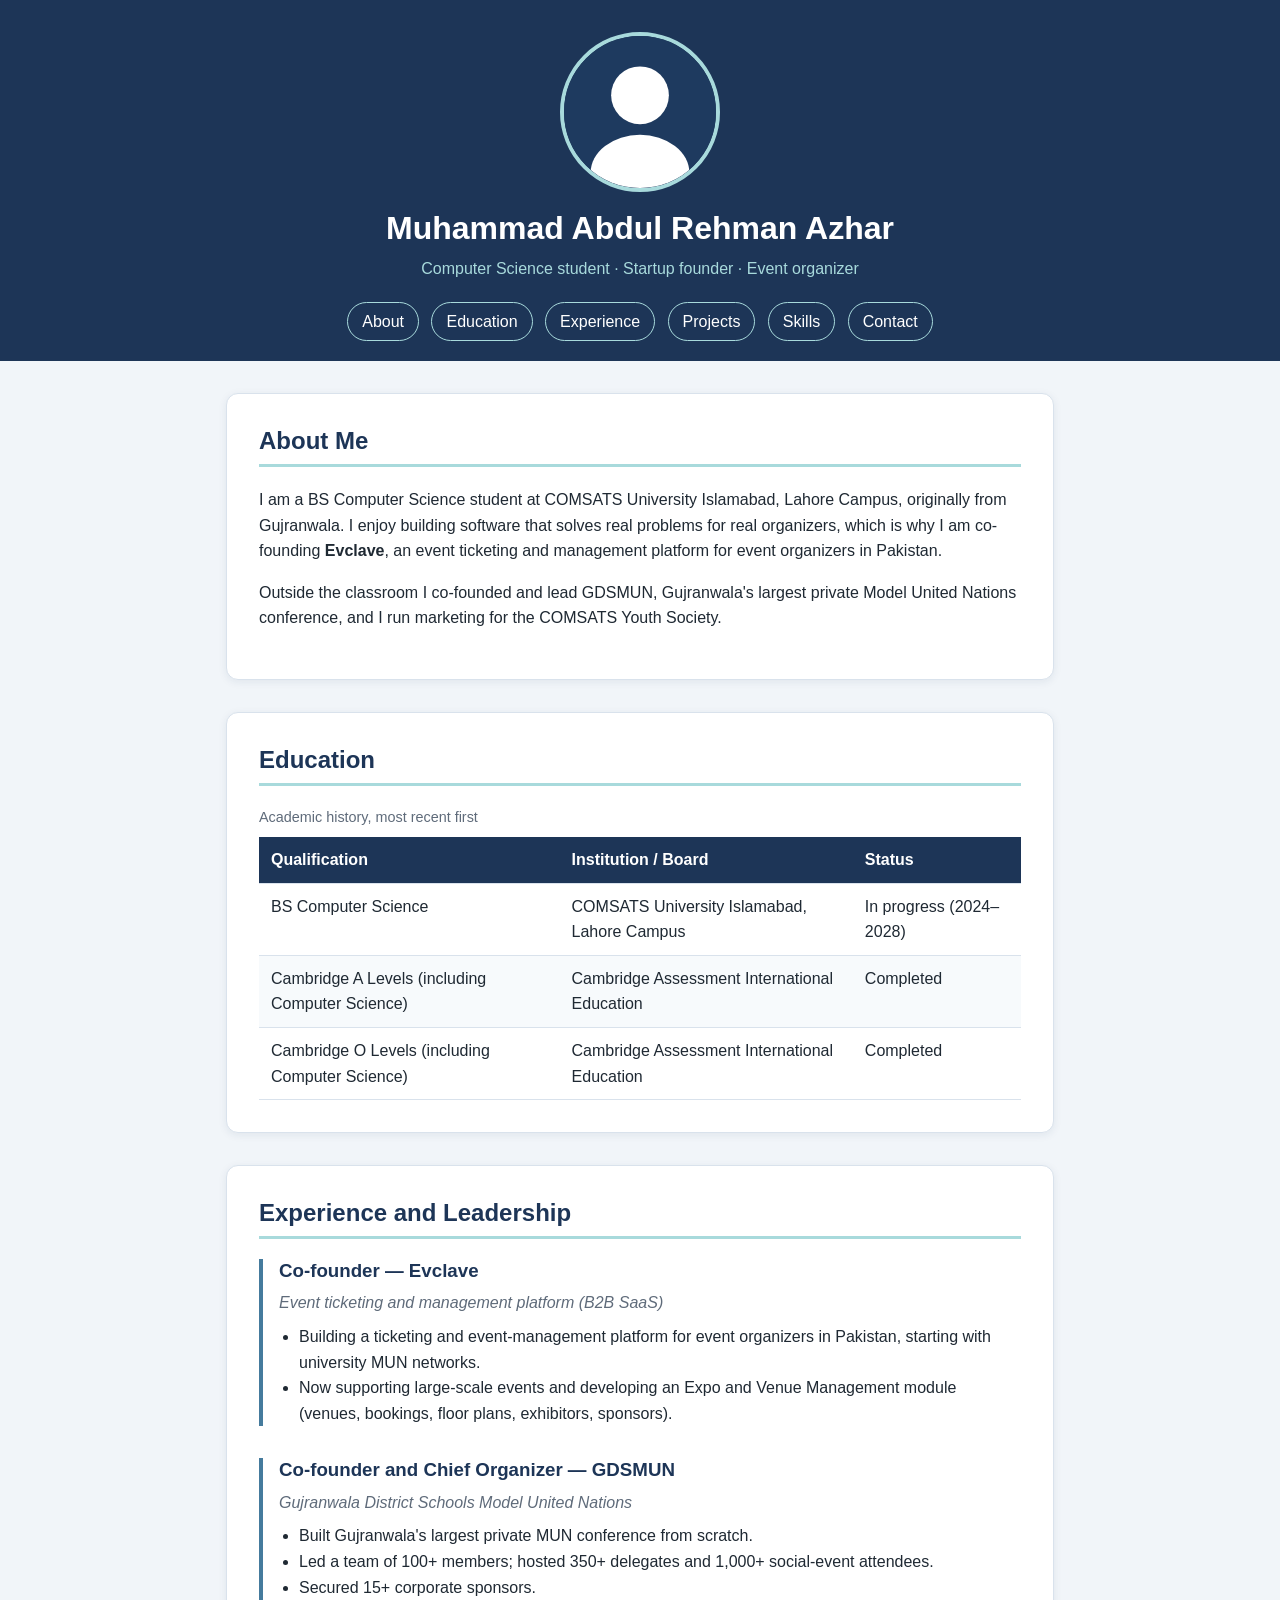
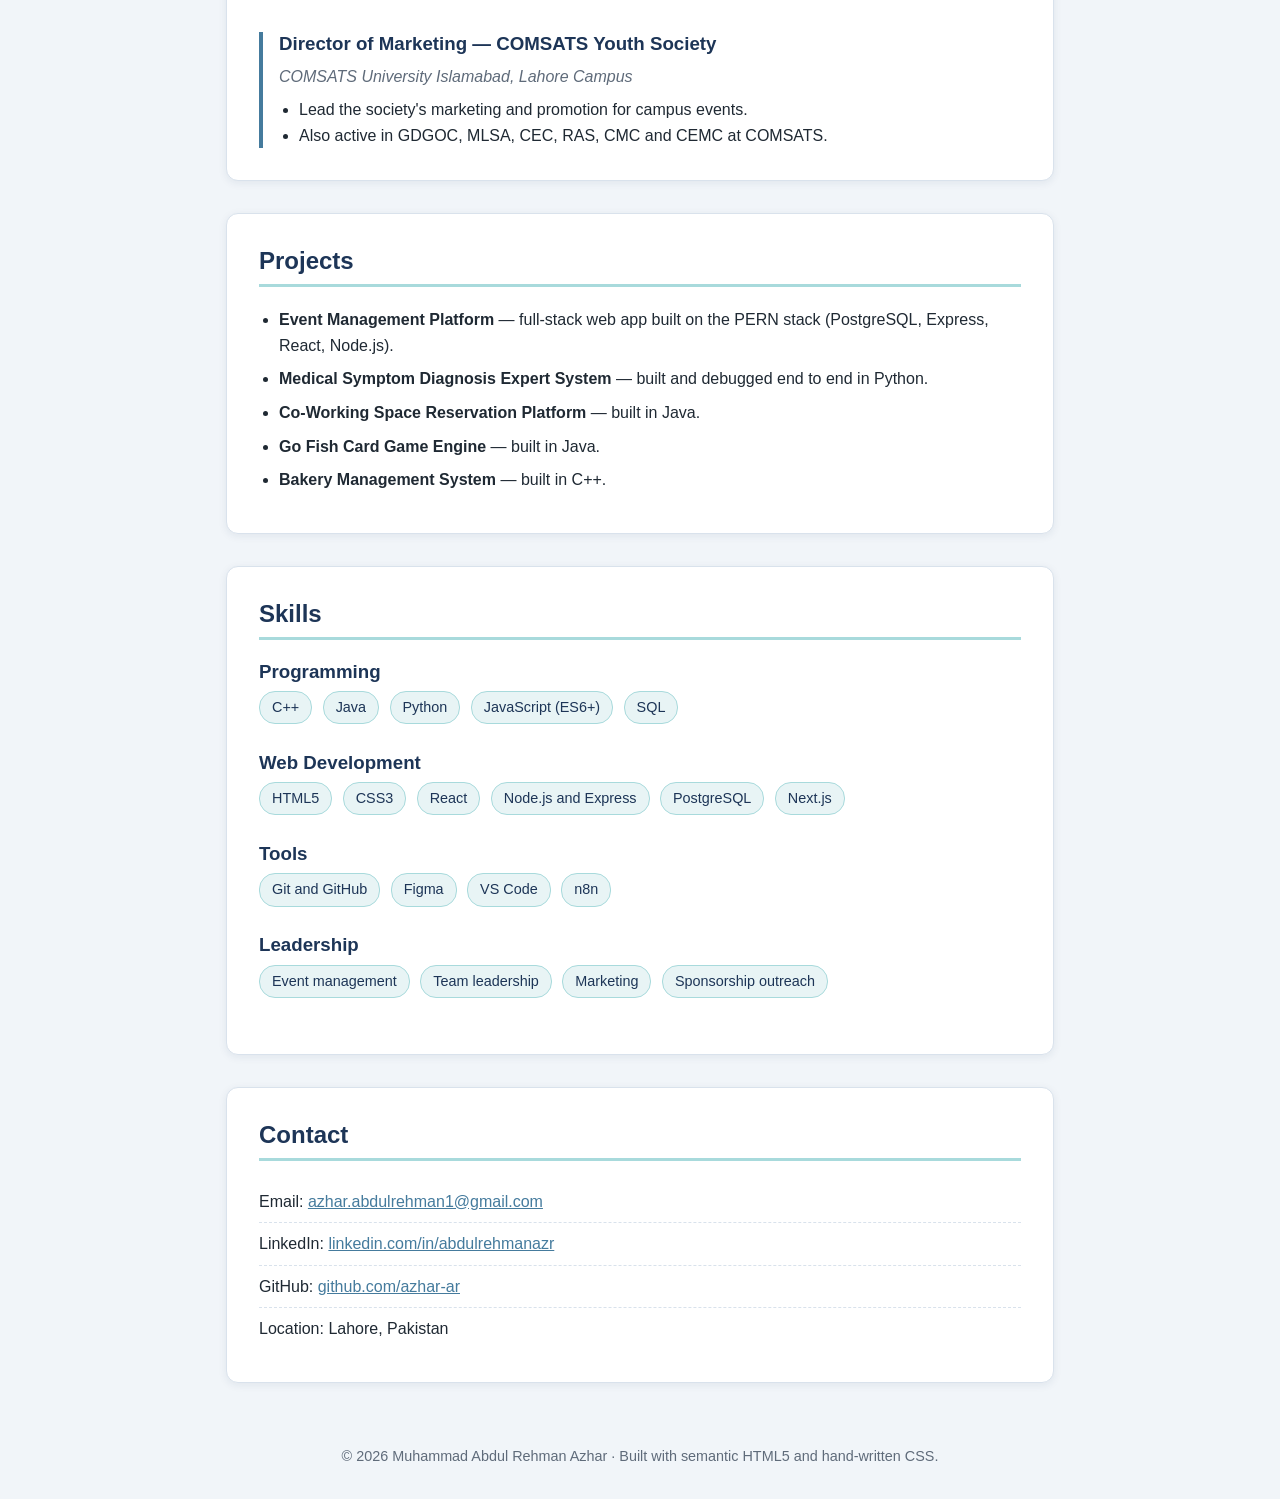
<file: assignment-1/index.html>
<!DOCTYPE html>
<html lang="en">
<head>
    <meta charset="UTF-8">
    <meta name="viewport" content="width=device-width, initial-scale=1.0">
    <meta name="description" content="CV of Muhammad Abdul Rehman Azhar, BS Computer Science student at COMSATS University Islamabad, Lahore Campus.">
    <title>Muhammad Abdul Rehman Azhar | CV</title>
    <!-- All styling lives in one external stylesheet: no inline style attributes anywhere -->
    <link rel="stylesheet" href="styles.css">
</head>
<body>

    <!-- HEADER: who I am, plus the page's navigation -->
    <header class="site-header">
        <img class="profile-photo" src="images/profile.svg" alt="Profile photo of Muhammad Abdul Rehman Azhar" width="160" height="160">
        <h1>Muhammad Abdul Rehman Azhar</h1>
        <p class="tagline">Computer Science student &middot; Startup founder &middot; Event organizer</p>

        <nav aria-label="CV sections">
            <ul class="nav-list">
                <li><a href="#about">About</a></li>
                <li><a href="#education">Education</a></li>
                <li><a href="#experience">Experience</a></li>
                <li><a href="#projects">Projects</a></li>
                <li><a href="#skills">Skills</a></li>
                <li><a href="#contact">Contact</a></li>
            </ul>
        </nav>
    </header>

    <main>

        <section id="about" class="card">
            <h2>About Me</h2>
            <p>
                I am a BS Computer Science student at COMSATS University Islamabad, Lahore Campus,
                originally from Gujranwala. I enjoy building software that solves real problems for
                real organizers, which is why I am co-founding <strong>Evclave</strong>, an event
                ticketing and management platform for event organizers in Pakistan.
            </p>
            <p>
                Outside the classroom I co-founded and lead GDSMUN, Gujranwala's largest private
                Model United Nations conference, and I run marketing for the COMSATS Youth Society.
            </p>
        </section>

        <!-- Education is tabular data (qualification x institution x status),
             so a <table> is the semantic choice here, not a layout trick. -->
        <section id="education" class="card">
            <h2>Education</h2>
            <div class="table-wrap">
                <table>
                    <caption>Academic history, most recent first</caption>
                    <thead>
                        <tr>
                            <th scope="col">Qualification</th>
                            <th scope="col">Institution / Board</th>
                            <th scope="col">Status</th>
                        </tr>
                    </thead>
                    <tbody>
                        <tr>
                            <td>BS Computer Science</td>
                            <td>COMSATS University Islamabad, Lahore Campus</td>
                            <td>In progress (2024&ndash;2028)</td>
                        </tr>
                        <tr>
                            <td>Cambridge A Levels (including Computer Science)</td>
                            <td>Cambridge Assessment International Education</td>
                            <td>Completed</td>
                        </tr>
                        <tr>
                            <td>Cambridge O Levels (including Computer Science)</td>
                            <td>Cambridge Assessment International Education</td>
                            <td>Completed</td>
                        </tr>
                    </tbody>
                </table>
            </div>
        </section>

        <!-- Each role is an <article>: a self-contained entry that would still make
             sense if it were copied somewhere else on its own. -->
        <section id="experience" class="card">
            <h2>Experience and Leadership</h2>

            <article class="entry">
                <h3>Co-founder &mdash; Evclave</h3>
                <p class="entry-meta">Event ticketing and management platform (B2B SaaS)</p>
                <ul>
                    <li>Building a ticketing and event-management platform for event organizers in Pakistan, starting with university MUN networks.</li>
                    <li>Now supporting large-scale events and developing an Expo and Venue Management module (venues, bookings, floor plans, exhibitors, sponsors).</li>
                </ul>
            </article>

            <article class="entry">
                <h3>Co-founder and Chief Organizer &mdash; GDSMUN</h3>
                <p class="entry-meta">Gujranwala District Schools Model United Nations</p>
                <ul>
                    <li>Built Gujranwala's largest private MUN conference from scratch.</li>
                    <li>Led a team of 100+ members; hosted 350+ delegates and 1,000+ social-event attendees.</li>
                    <li>Secured 15+ corporate sponsors.</li>
                </ul>
            </article>

            <article class="entry">
                <h3>Director of Marketing &mdash; COMSATS Youth Society</h3>
                <p class="entry-meta">COMSATS University Islamabad, Lahore Campus</p>
                <ul>
                    <li>Lead the society's marketing and promotion for campus events.</li>
                    <li>Also active in GDGOC, MLSA, CEC, RAS, CMC and CEMC at COMSATS.</li>
                </ul>
            </article>
        </section>

        <section id="projects" class="card">
            <h2>Projects</h2>
            <ul class="project-list">
                <li><strong>Event Management Platform</strong> &mdash; full-stack web app built on the PERN stack (PostgreSQL, Express, React, Node.js).</li>
                <li><strong>Medical Symptom Diagnosis Expert System</strong> &mdash; built and debugged end to end in Python.</li>
                <li><strong>Co-Working Space Reservation Platform</strong> &mdash; built in Java.</li>
                <li><strong>Go Fish Card Game Engine</strong> &mdash; built in Java.</li>
                <li><strong>Bakery Management System</strong> &mdash; built in C++.</li>
            </ul>
        </section>

        <section id="skills" class="card">
            <h2>Skills</h2>

            <h3>Programming</h3>
            <ul class="skill-list">
                <li>C++</li>
                <li>Java</li>
                <li>Python</li>
                <li>JavaScript (ES6+)</li>
                <li>SQL</li>
            </ul>

            <h3>Web Development</h3>
            <ul class="skill-list">
                <li>HTML5</li>
                <li>CSS3</li>
                <li>React</li>
                <li>Node.js and Express</li>
                <li>PostgreSQL</li>
                <li>Next.js</li>
            </ul>

            <h3>Tools</h3>
            <ul class="skill-list">
                <li>Git and GitHub</li>
                <li>Figma</li>
                <li>VS Code</li>
                <li>n8n</li>
            </ul>

            <h3>Leadership</h3>
            <ul class="skill-list">
                <li>Event management</li>
                <li>Team leadership</li>
                <li>Marketing</li>
                <li>Sponsorship outreach</li>
            </ul>
        </section>

        <!-- <address> marks up contact information for the page's author -->
        <section id="contact" class="card">
            <h2>Contact</h2>
            <address>
                <ul class="contact-list">
                    <li>Email: <a href="mailto:azhar.abdulrehman1@gmail.com">azhar.abdulrehman1@gmail.com</a></li>
                    <li>LinkedIn: <a href="https://www.linkedin.com/in/abdulrehmanazr" target="_blank" rel="noopener noreferrer">linkedin.com/in/abdulrehmanazr</a></li>
                    <li>GitHub: <a href="https://github.com/azhar-ar" target="_blank" rel="noopener noreferrer">github.com/azhar-ar</a></li>
                    <li>Location: Lahore, Pakistan</li>
                </ul>
            </address>
        </section>

    </main>

    <footer class="site-footer">
        <p>&copy; 2026 Muhammad Abdul Rehman Azhar &middot; Built with semantic HTML5 and hand-written CSS.</p>
    </footer>

</body>
</html>
</file>
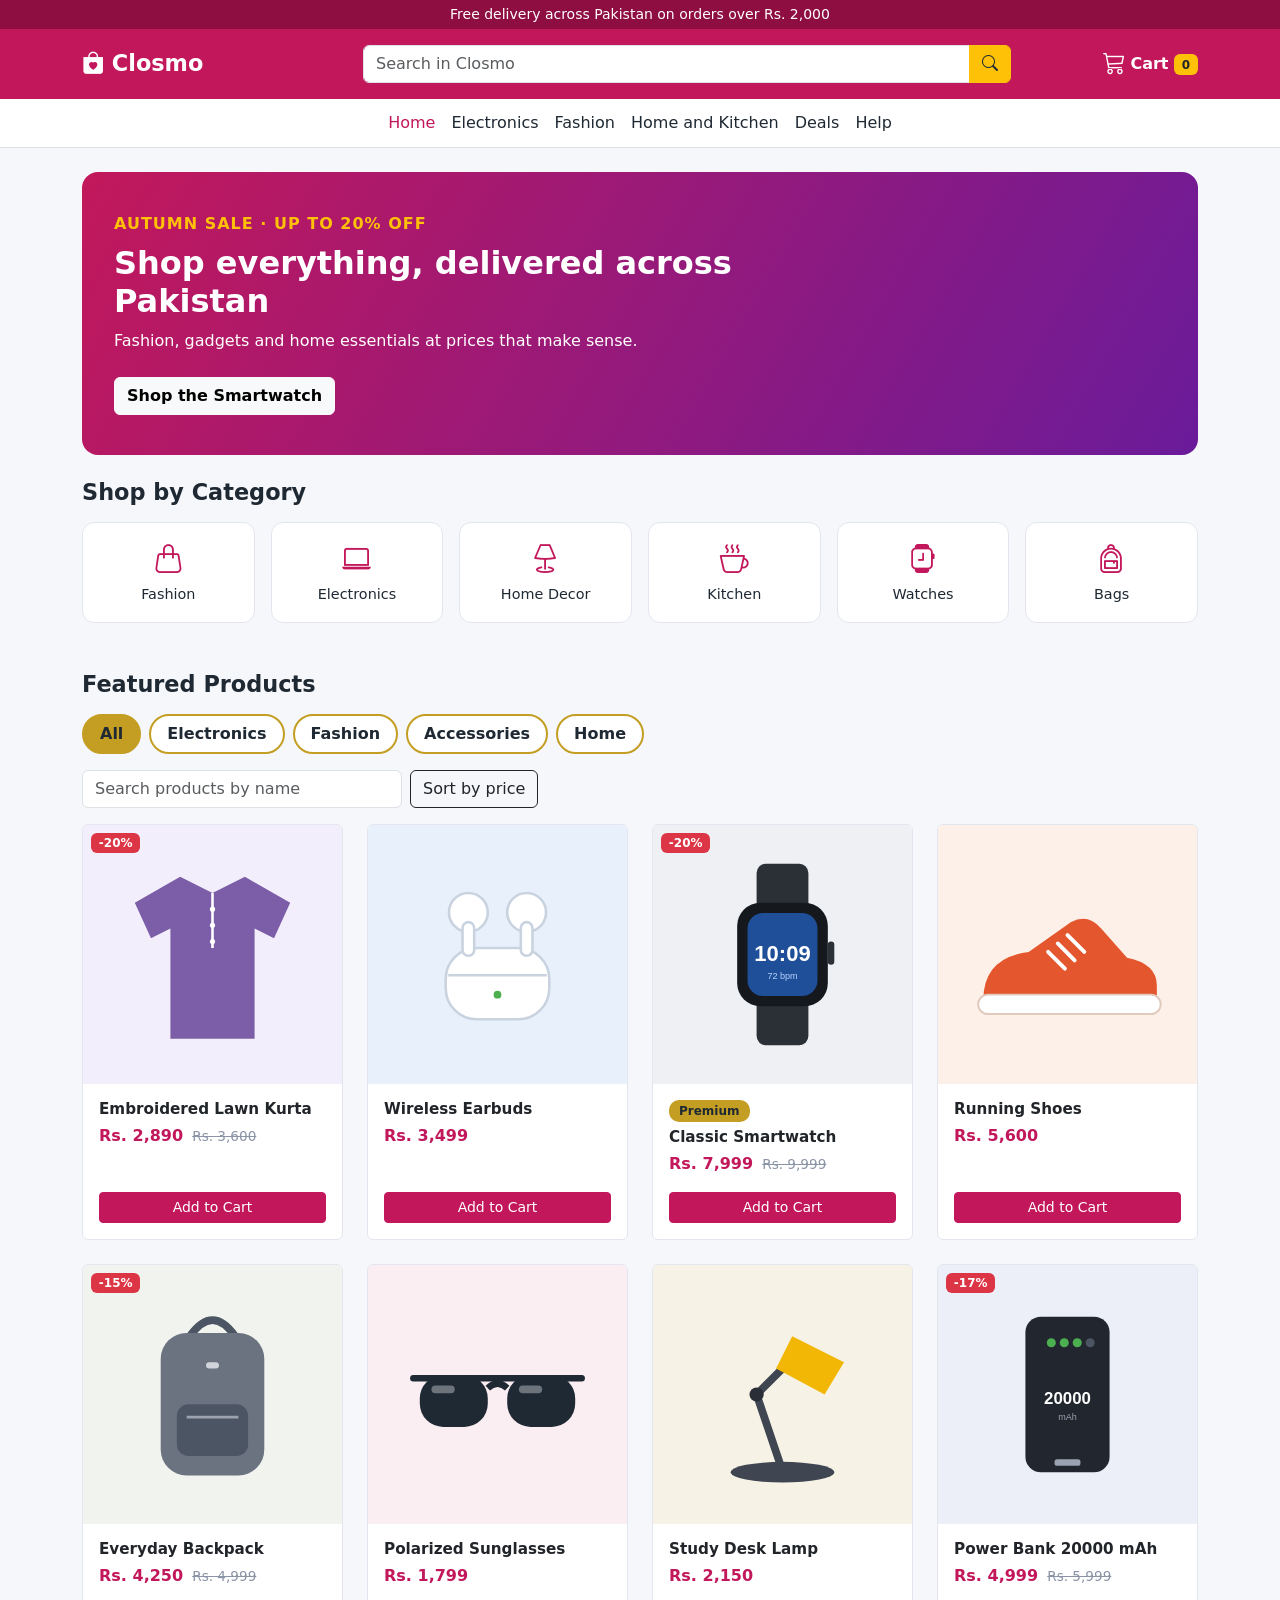
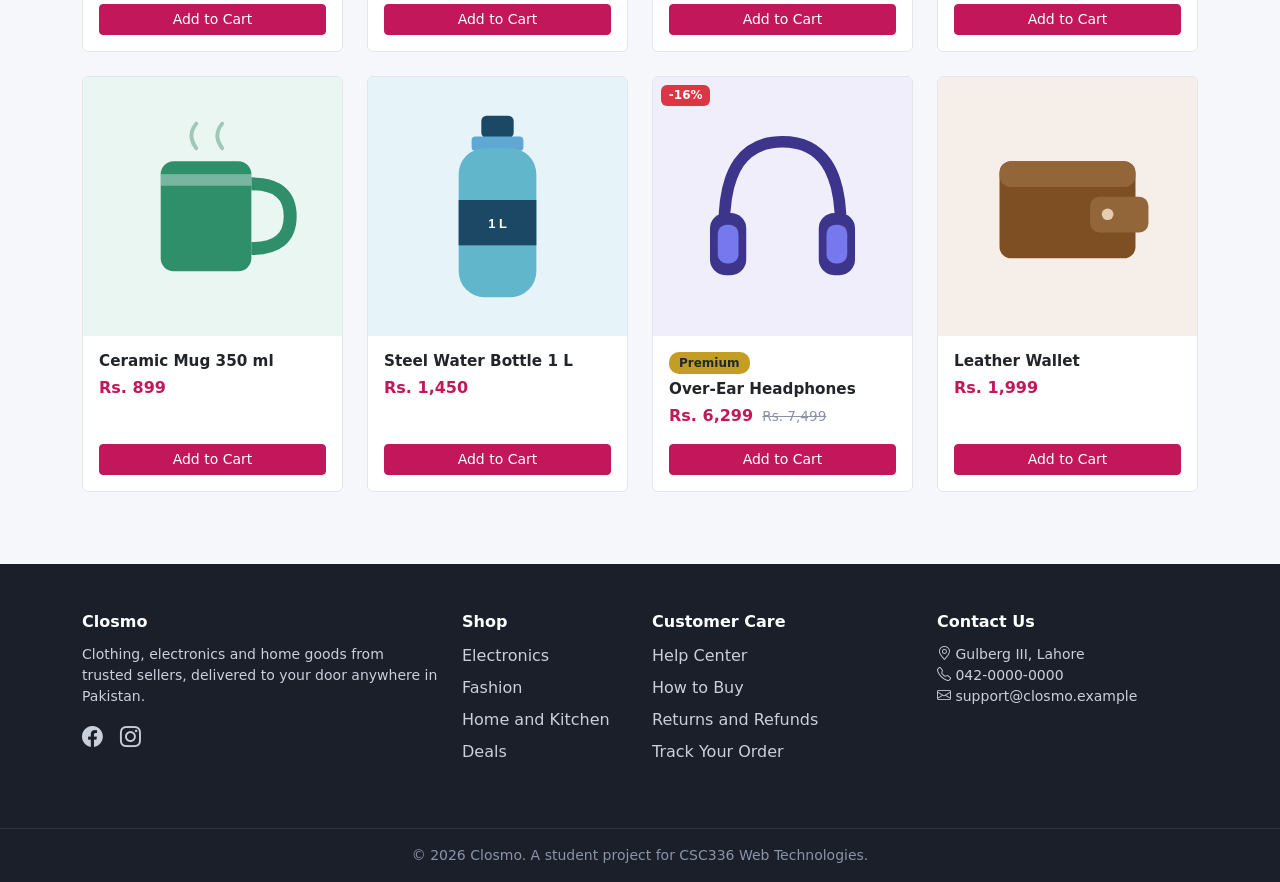
<file: midterm/index.html>
<!DOCTYPE html>
<html lang="en">
<head>
    <meta charset="UTF-8">
    <!-- Makes phones use their real width, so the Bootstrap breakpoints work -->
    <meta name="viewport" content="width=device-width, initial-scale=1.0">
    <meta name="description" content="Closmo: shop fashion, electronics and home essentials online with delivery across Pakistan.">
    <title>Closmo | Online Shopping in Pakistan</title>

    <!-- Bootstrap 5.3.3 CSS only: grid, navbar, cards, utilities. No Bootstrap JS is loaded,
         because this assignment uses no JavaScript. -->
    <link rel="stylesheet" href="https://cdn.jsdelivr.net/npm/bootstrap@5.3.3/dist/css/bootstrap.min.css">
    <!-- Bootstrap Icons (an icon font) for the cart, search and other small icons -->
    <link rel="stylesheet" href="https://cdn.jsdelivr.net/npm/bootstrap-icons@1.11.3/font/bootstrap-icons.min.css">
    <!-- My stylesheet loads last, so it wins any tie with Bootstrap (same specificity, later source order) -->
    <link rel="stylesheet" href="styles.css">
</head>
<body>

    <!-- ================= SHARED HEADER (identical on index.html and product.html) ================= -->
    <header>
        <p class="topbar small text-center mb-0 py-1">Free delivery across Pakistan on orders over Rs. 2,000</p>

        <div class="brand-bar">
            <div class="container py-3">
                <!-- Bootstrap grid, 12 columns per row:
                     phone:   logo 6 + cart 6 on row 1, search 12 on row 2
                     tablet:  logo 4 + search 6 + cart 2 = 12 on one row
                     desktop: logo 3 + search 7 + cart 2 = 12 (search gets more room)
                     order-md-last moves the cart to the end from 768px up. -->
                <div class="row align-items-center g-2">
                    <div class="col-6 col-md-4 col-lg-3">
                        <a class="site-logo" href="index.html">
                            <i class="bi bi-bag-heart-fill" aria-hidden="true"></i> Closmo
                        </a>
                    </div>

                    <div class="col-6 col-md-2 order-md-last text-end">
                        <!-- Cart icon: not functional yet (a later assignment adds JavaScript) -->
                        <a class="cart-link" href="#">
                            <i class="bi bi-cart3" aria-hidden="true"></i> Cart
                            <span class="badge bg-warning text-dark">0</span>
                        </a>
                    </div>

                    <div class="col-12 col-md-6 col-lg-7">
                        <!-- GET, because searching only reads data: the query goes in the URL (?q=...) -->
                        <form action="index.html" method="get" role="search">
                            <div class="input-group">
                                <input class="form-control" type="search" name="q" placeholder="Search in Closmo" aria-label="Search products">
                                <button class="btn btn-search" type="submit">
                                    <i class="bi bi-search" aria-hidden="true"></i><span class="visually-hidden">Search</span>
                                </button>
                            </div>
                        </form>
                    </div>
                </div>
            </div>
        </div>

        <!-- Bootstrap navbar. navbar-expand = always horizontal, never collapses,
             so no hamburger and no JavaScript are needed. On phones the link row
             scrolls sideways instead (see .category-nav in styles.css). -->
        <nav class="navbar navbar-expand bg-white border-bottom py-0" aria-label="Main navigation">
            <div class="container">
                <ul class="navbar-nav category-nav">
                    <li class="nav-item"><a class="nav-link active" aria-current="page" href="index.html">Home</a></li>
                    <li class="nav-item"><a class="nav-link" href="index.html#products">Electronics</a></li>
                    <li class="nav-item"><a class="nav-link" href="index.html#products">Fashion</a></li>
                    <li class="nav-item"><a class="nav-link" href="index.html#products">Home and Kitchen</a></li>
                    <li class="nav-item"><a class="nav-link" href="index.html#products">Deals</a></li>
                    <li class="nav-item"><a class="nav-link" href="#site-footer">Help</a></li>
                </ul>
            </div>
        </nav>
    </header>

    <main class="container py-4">

        <!-- Hero banner -->
        <section class="hero mb-4">
            <p class="hero-kicker mb-2">Autumn Sale &middot; up to 20% off</p>
            <h1 class="hero-title">Shop everything, delivered across Pakistan</h1>
            <p class="mb-4">Fashion, gadgets and home essentials at prices that make sense.</p>
            <a class="btn btn-light fw-semibold" href="product.html">Shop the Smartwatch</a>
        </section>

        <!-- Categories: row-cols-3 = 3 tiles per row on phones, row-cols-md-6 = 6 per row from 768px -->
        <section class="mb-5">
            <h2 class="section-title">Shop by Category</h2>
            <div class="row row-cols-3 row-cols-md-6 g-3">
                <div class="col">
                    <a class="category-tile h-100" href="#products">
                        <i class="bi bi-handbag" aria-hidden="true"></i>
                        <span>Fashion</span>
                    </a>
                </div>
                <div class="col">
                    <a class="category-tile h-100" href="#products">
                        <i class="bi bi-laptop" aria-hidden="true"></i>
                        <span>Electronics</span>
                    </a>
                </div>
                <div class="col">
                    <a class="category-tile h-100" href="#products">
                        <i class="bi bi-lamp" aria-hidden="true"></i>
                        <span>Home Decor</span>
                    </a>
                </div>
                <div class="col">
                    <a class="category-tile h-100" href="#products">
                        <i class="bi bi-cup-hot" aria-hidden="true"></i>
                        <span>Kitchen</span>
                    </a>
                </div>
                <div class="col">
                    <a class="category-tile h-100" href="#products">
                        <i class="bi bi-smartwatch" aria-hidden="true"></i>
                        <span>Watches</span>
                    </a>
                </div>
                <div class="col">
                    <a class="category-tile h-100" href="#products">
                        <i class="bi bi-backpack" aria-hidden="true"></i>
                        <span>Bags</span>
                    </a>
                </div>
            </div>
        </section>

        <!-- Product grid. A Bootstrap row has 12 columns:
               col-6     -> 12/6 = 2 cards per row on phones (below 768px)
               col-md-4  -> 12/4 = 3 cards per row on tablets (768px and up)
               col-lg-3  -> 12/3 = 4 cards per row on desktops (992px and up)
             12 products divide evenly into 2, 3 and 4, so no row is ever half empty. -->
        <section id="products">
            <h2 class="section-title">Featured Products</h2>

            <!-- MIDTERM TASK 1: CSS-only category filter (no JavaScript).
                 K = 4 categories, so K + 1 = 5 radio buttons. "All" is checked on page load.
                 Every radio has the same name="category", so only one can be selected.
                 Each product column below has a class like cat-electronics, and the
                 :has() rules in styles.css hide the columns that don't match. -->
            <div class="filter-bar mb-3">
                <input type="radio" name="category" id="cat-all" checked>
                <label for="cat-all">All</label>

                <input type="radio" name="category" id="cat-electronics">
                <label for="cat-electronics">Electronics</label>

                <input type="radio" name="category" id="cat-fashion">
                <label for="cat-fashion">Fashion</label>

                <input type="radio" name="category" id="cat-accessories">
                <label for="cat-accessories">Accessories</label>

                <input type="radio" name="category" id="cat-home">
                <label for="cat-home">Home</label>
            </div>
                        <!-- MIDTERM TASK 3: search box and sort button. They only work because of script.js. -->
            <div class="d-flex flex-wrap gap-2 mb-3">
                <input type="search" id="search-box" class="form-control search-box" placeholder="Search products by name" aria-label="Search products by name">
                <button type="button" id="sort-btn" class="btn btn-outline-dark">Sort by price</button>
            </div>

            <!-- Shown by script.js only when no card matches -->
            <p id="no-results" class="no-results" hidden>No products found</p>

            <div class="row g-3 g-md-4" id="product-grid">

                <div class="col-6 col-md-4 col-lg-3 product-item cat-fashion">
                    <article class="card h-100 product-card">
                        <span class="badge bg-danger position-absolute top-0 start-0 m-2">-20%</span>
                        <img src="images/kurta.svg" class="card-img-top" alt="Purple cotton kurta" width="400" height="400">
                        <div class="card-body d-flex flex-column">
                            <h3 class="product-name">Embroidered Lawn Kurta</h3>
                            <p class="mb-3"><span class="price">Rs. 2,890</span> <del class="old-price">Rs. 3,600</del></p>
                            <!-- Not functional yet: type="button" so it never submits anything -->
                            <button type="button" class="btn btn-brand btn-sm mt-auto">Add to Cart</button>
                        </div>
                    </article>
                </div>
                <div class="col-6 col-md-4 col-lg-3 product-item cat-electronics">
                    <article class="card h-100 product-card">
                        <img src="images/earbuds.svg" class="card-img-top" alt="White wireless earbuds in a charging case" width="400" height="400">
                        <div class="card-body d-flex flex-column">
                            <h3 class="product-name">Wireless Earbuds</h3>
                            <p class="mb-3"><span class="price">Rs. 3,499</span></p>
                            <!-- Not functional yet: type="button" so it never submits anything -->
                            <button type="button" class="btn btn-brand btn-sm mt-auto">Add to Cart</button>
                        </div>
                    </article>
                </div>
                <div class="col-6 col-md-4 col-lg-3 product-item cat-electronics">
                    <article class="card h-100 product-card">
                        <span class="badge bg-danger position-absolute top-0 start-0 m-2">-20%</span>
                        <img src="images/smartwatch.svg" class="card-img-top" alt="Black smartwatch with a blue screen" width="400" height="400">
                        <div class="card-body d-flex flex-column">
                            <h3 class="product-name"><a href="product.html">Classic Smartwatch</a></h3>
                            <p class="mb-3"><span class="price">Rs. 7,999</span> <del class="old-price">Rs. 9,999</del></p>
                            <!-- Not functional yet: type="button" so it never submits anything -->
                            <button type="button" class="btn btn-brand btn-sm mt-auto">Add to Cart</button>
                        </div>
                    </article>
                </div>
                <div class="col-6 col-md-4 col-lg-3 product-item cat-fashion">
                    <article class="card h-100 product-card">
                        <img src="images/shoes.svg" class="card-img-top" alt="Orange running shoe" width="400" height="400">
                        <div class="card-body d-flex flex-column">
                            <h3 class="product-name">Running Shoes</h3>
                            <p class="mb-3"><span class="price">Rs. 5,600</span></p>
                            <!-- Not functional yet: type="button" so it never submits anything -->
                            <button type="button" class="btn btn-brand btn-sm mt-auto">Add to Cart</button>
                        </div>
                    </article>
                </div>
                <div class="col-6 col-md-4 col-lg-3 product-item cat-accessories">
                    <article class="card h-100 product-card">
                        <span class="badge bg-danger position-absolute top-0 start-0 m-2">-15%</span>
                        <img src="images/backpack.svg" class="card-img-top" alt="Grey backpack with a front pocket" width="400" height="400">
                        <div class="card-body d-flex flex-column">
                            <h3 class="product-name">Everyday Backpack</h3>
                            <p class="mb-3"><span class="price">Rs. 4,250</span> <del class="old-price">Rs. 4,999</del></p>
                            <!-- Not functional yet: type="button" so it never submits anything -->
                            <button type="button" class="btn btn-brand btn-sm mt-auto">Add to Cart</button>
                        </div>
                    </article>
                </div>
                <div class="col-6 col-md-4 col-lg-3 product-item cat-fashion">
                    <article class="card h-100 product-card">
                        <img src="images/sunglasses.svg" class="card-img-top" alt="Black sunglasses" width="400" height="400">
                        <div class="card-body d-flex flex-column">
                            <h3 class="product-name">Polarized Sunglasses</h3>
                            <p class="mb-3"><span class="price">Rs. 1,799</span></p>
                            <!-- Not functional yet: type="button" so it never submits anything -->
                            <button type="button" class="btn btn-brand btn-sm mt-auto">Add to Cart</button>
                        </div>
                    </article>
                </div>
                <div class="col-6 col-md-4 col-lg-3 product-item cat-home">
                    <article class="card h-100 product-card">
                        <img src="images/lamp.svg" class="card-img-top" alt="Yellow desk lamp" width="400" height="400">
                        <div class="card-body d-flex flex-column">
                            <h3 class="product-name">Study Desk Lamp</h3>
                            <p class="mb-3"><span class="price">Rs. 2,150</span></p>
                            <!-- Not functional yet: type="button" so it never submits anything -->
                            <button type="button" class="btn btn-brand btn-sm mt-auto">Add to Cart</button>
                        </div>
                    </article>
                </div>
                <div class="col-6 col-md-4 col-lg-3 product-item cat-electronics">
                    <article class="card h-100 product-card">
                        <span class="badge bg-danger position-absolute top-0 start-0 m-2">-17%</span>
                        <img src="images/powerbank.svg" class="card-img-top" alt="Black 20000 mAh power bank" width="400" height="400">
                        <div class="card-body d-flex flex-column">
                            <h3 class="product-name">Power Bank 20000 mAh</h3>
                            <p class="mb-3"><span class="price">Rs. 4,999</span> <del class="old-price">Rs. 5,999</del></p>
                            <!-- Not functional yet: type="button" so it never submits anything -->
                            <button type="button" class="btn btn-brand btn-sm mt-auto">Add to Cart</button>
                        </div>
                    </article>
                </div>
                <div class="col-6 col-md-4 col-lg-3 product-item cat-home">
                    <article class="card h-100 product-card">
                        <img src="images/mug.svg" class="card-img-top" alt="Green ceramic mug" width="400" height="400">
                        <div class="card-body d-flex flex-column">
                            <h3 class="product-name">Ceramic Mug 350 ml</h3>
                            <p class="mb-3"><span class="price">Rs. 899</span></p>
                            <!-- Not functional yet: type="button" so it never submits anything -->
                            <button type="button" class="btn btn-brand btn-sm mt-auto">Add to Cart</button>
                        </div>
                    </article>
                </div>
                <div class="col-6 col-md-4 col-lg-3 product-item cat-home">
                    <article class="card h-100 product-card">
                        <img src="images/bottle.svg" class="card-img-top" alt="Blue steel water bottle" width="400" height="400">
                        <div class="card-body d-flex flex-column">
                            <h3 class="product-name">Steel Water Bottle 1 L</h3>
                            <p class="mb-3"><span class="price">Rs. 1,450</span></p>
                            <!-- Not functional yet: type="button" so it never submits anything -->
                            <button type="button" class="btn btn-brand btn-sm mt-auto">Add to Cart</button>
                        </div>
                    </article>
                </div>
                <div class="col-6 col-md-4 col-lg-3 product-item cat-electronics">
                    <article class="card h-100 product-card">
                        <span class="badge bg-danger position-absolute top-0 start-0 m-2">-16%</span>
                        <img src="images/headphones.svg" class="card-img-top" alt="Purple over-ear headphones" width="400" height="400">
                        <div class="card-body d-flex flex-column">
                            <h3 class="product-name">Over-Ear Headphones</h3>
                            <p class="mb-3"><span class="price">Rs. 6,299</span> <del class="old-price">Rs. 7,499</del></p>
                            <!-- Not functional yet: type="button" so it never submits anything -->
                            <button type="button" class="btn btn-brand btn-sm mt-auto">Add to Cart</button>
                        </div>
                    </article>
                </div>
                <div class="col-6 col-md-4 col-lg-3 product-item cat-accessories">
                    <article class="card h-100 product-card">
                        <img src="images/wallet.svg" class="card-img-top" alt="Brown leather wallet" width="400" height="400">
                        <div class="card-body d-flex flex-column">
                            <h3 class="product-name">Leather Wallet</h3>
                            <p class="mb-3"><span class="price">Rs. 1,999</span></p>
                            <!-- Not functional yet: type="button" so it never submits anything -->
                            <button type="button" class="btn btn-brand btn-sm mt-auto">Add to Cart</button>
                        </div>
                    </article>
                </div>
            </div>
        </section>

    </main>

    <!-- ================= SHARED FOOTER (identical on index.html and product.html) ================= -->
    <footer class="site-footer mt-5" id="site-footer">
        <div class="container py-5">
            <!-- 12-column grid again: phone = About and Contact full width, the two link
                 lists side by side (6 + 6); desktop = 4 + 2 + 3 + 3 = 12 on one row. -->
            <div class="row g-4">
                <section class="col-12 col-md-4">
                    <h2 class="footer-heading">Closmo</h2>
                    <p class="small mb-3">Clothing, electronics and home goods from trusted sellers, delivered to your door anywhere in Pakistan.</p>
                    <a class="social-link" href="https://www.facebook.com/" aria-label="Facebook"><i class="bi bi-facebook" aria-hidden="true"></i></a>
                    <a class="social-link" href="https://www.instagram.com/" aria-label="Instagram"><i class="bi bi-instagram" aria-hidden="true"></i></a>
                </section>

                <nav class="col-6 col-md-2" aria-label="Shop links">
                    <h2 class="footer-heading">Shop</h2>
                    <ul class="list-unstyled footer-links">
                        <li><a href="index.html#products">Electronics</a></li>
                        <li><a href="index.html#products">Fashion</a></li>
                        <li><a href="index.html#products">Home and Kitchen</a></li>
                        <li><a href="index.html#products">Deals</a></li>
                    </ul>
                </nav>

                <nav class="col-6 col-md-3" aria-label="Customer care links">
                    <h2 class="footer-heading">Customer Care</h2>
                    <ul class="list-unstyled footer-links">
                        <li><a href="#">Help Center</a></li>
                        <li><a href="#">How to Buy</a></li>
                        <li><a href="#">Returns and Refunds</a></li>
                        <li><a href="#">Track Your Order</a></li>
                    </ul>
                </nav>

                <section class="col-12 col-md-3">
                    <h2 class="footer-heading">Contact Us</h2>
                    <address class="small mb-0">
                        <i class="bi bi-geo-alt" aria-hidden="true"></i> Gulberg III, Lahore<br>
                        <i class="bi bi-telephone" aria-hidden="true"></i> <a href="tel:+924200000000">042-0000-0000</a><br>
                        <i class="bi bi-envelope" aria-hidden="true"></i> <a href="mailto:support@closmo.example">support@closmo.example</a>
                    </address>
                </section>
            </div>
        </div>
        <p class="footer-bottom small text-center mb-0 py-3">&copy; 2026 Closmo. A student project for CSC336 Web Technologies.</p>
    </footer>

    <!-- MIDTERM TASK 3: my JavaScript. Loaded at the end of <body>, so all the cards already exist when it runs. -->
    <script src="script.js"></script>

</body>
</html>
</file>
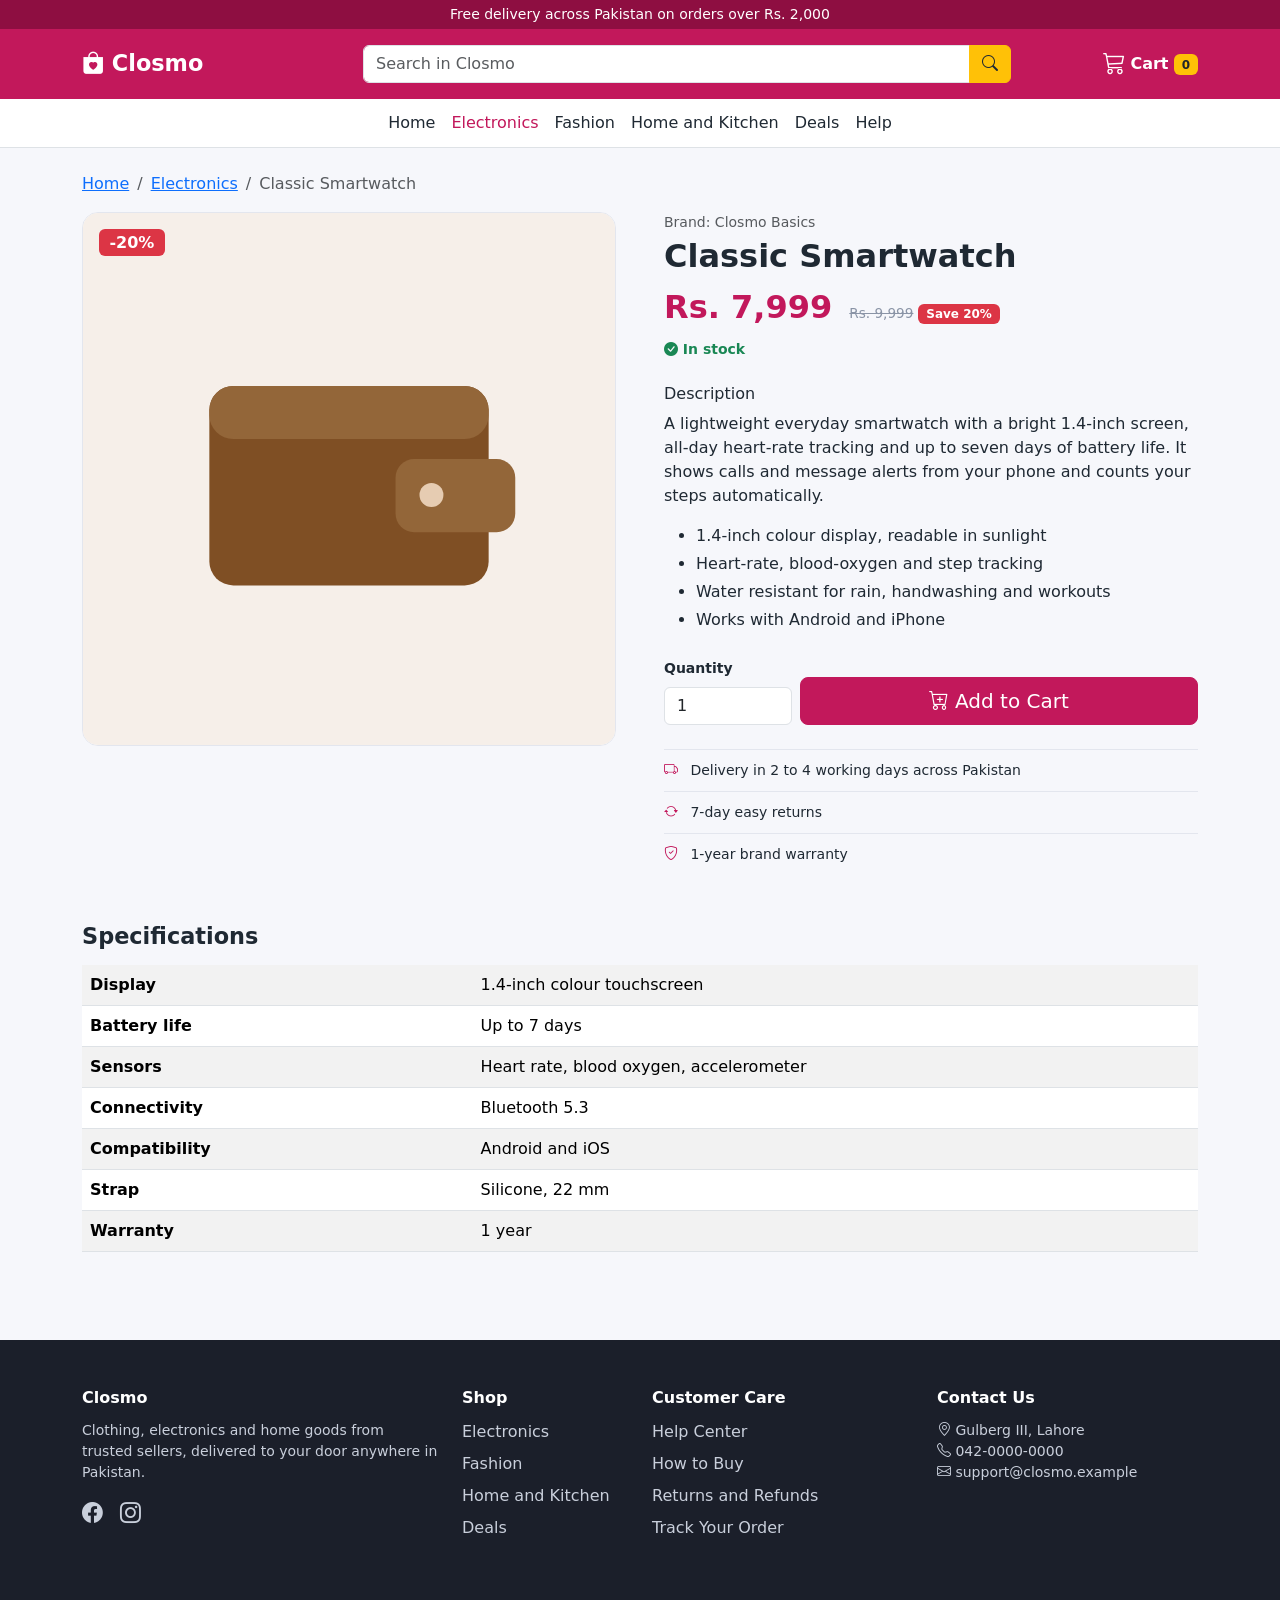
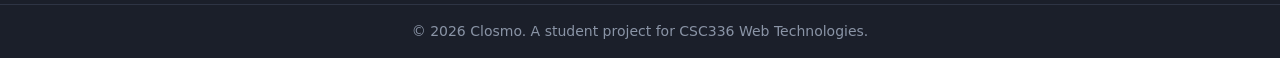
<file: assignment-2/product.html>
<!DOCTYPE html>
<html lang="en">
<head>
    <meta charset="UTF-8">
    <!-- Makes phones use their real width, so the Bootstrap breakpoints work -->
    <meta name="viewport" content="width=device-width, initial-scale=1.0">
    <meta name="description" content="Classic Smartwatch with heart-rate tracking and 7-day battery. Rs. 7,999 at Closmo.">
    <title>Classic Smartwatch | Closmo</title>

    <!-- Bootstrap 5.3.3 CSS only: grid, navbar, cards, utilities. No Bootstrap JS is loaded,
         because this assignment uses no JavaScript. -->
    <link rel="stylesheet" href="https://cdn.jsdelivr.net/npm/bootstrap@5.3.3/dist/css/bootstrap.min.css">
    <!-- Bootstrap Icons (an icon font) for the cart, search and other small icons -->
    <link rel="stylesheet" href="https://cdn.jsdelivr.net/npm/bootstrap-icons@1.11.3/font/bootstrap-icons.min.css">
    <!-- My stylesheet loads last, so it wins any tie with Bootstrap (same specificity, later source order) -->
    <link rel="stylesheet" href="styles.css">
</head>
<body>

    <!-- ================= SHARED HEADER (identical on index.html and product.html) ================= -->
    <header>
        <p class="topbar small text-center mb-0 py-1">Free delivery across Pakistan on orders over Rs. 2,000</p>

        <div class="brand-bar">
            <div class="container py-3">
                <!-- Bootstrap grid, 12 columns per row:
                     phone:   logo 6 + cart 6 on row 1, search 12 on row 2
                     tablet:  logo 4 + search 6 + cart 2 = 12 on one row
                     desktop: logo 3 + search 7 + cart 2 = 12 (search gets more room)
                     order-md-last moves the cart to the end from 768px up. -->
                <div class="row align-items-center g-2">
                    <div class="col-6 col-md-4 col-lg-3">
                        <a class="site-logo" href="index.html">
                            <i class="bi bi-bag-heart-fill" aria-hidden="true"></i> Closmo
                        </a>
                    </div>

                    <div class="col-6 col-md-2 order-md-last text-end">
                        <!-- Cart icon: not functional yet (a later assignment adds JavaScript) -->
                        <a class="cart-link" href="#">
                            <i class="bi bi-cart3" aria-hidden="true"></i> Cart
                            <span class="badge bg-warning text-dark">0</span>
                        </a>
                    </div>

                    <div class="col-12 col-md-6 col-lg-7">
                        <!-- GET, because searching only reads data: the query goes in the URL (?q=...) -->
                        <form action="index.html" method="get" role="search">
                            <div class="input-group">
                                <input class="form-control" type="search" name="q" placeholder="Search in Closmo" aria-label="Search products">
                                <button class="btn btn-search" type="submit">
                                    <i class="bi bi-search" aria-hidden="true"></i><span class="visually-hidden">Search</span>
                                </button>
                            </div>
                        </form>
                    </div>
                </div>
            </div>
        </div>

        <!-- Bootstrap navbar. navbar-expand = always horizontal, never collapses,
             so no hamburger and no JavaScript are needed. On phones the link row
             scrolls sideways instead (see .category-nav in styles.css). -->
        <nav class="navbar navbar-expand bg-white border-bottom py-0" aria-label="Main navigation">
            <div class="container">
                <ul class="navbar-nav category-nav">
                    <li class="nav-item"><a class="nav-link" href="index.html">Home</a></li>
                    <li class="nav-item"><a class="nav-link active" href="index.html#products">Electronics</a></li>
                    <li class="nav-item"><a class="nav-link" href="index.html#products">Fashion</a></li>
                    <li class="nav-item"><a class="nav-link" href="index.html#products">Home and Kitchen</a></li>
                    <li class="nav-item"><a class="nav-link" href="index.html#products">Deals</a></li>
                    <li class="nav-item"><a class="nav-link" href="#site-footer">Help</a></li>
                </ul>
            </div>
        </nav>
    </header>

    <main class="container py-4">

        <!-- Breadcrumb: a Bootstrap component showing where this page sits in the site -->
        <nav aria-label="breadcrumb">
            <ol class="breadcrumb">
                <li class="breadcrumb-item"><a href="index.html">Home</a></li>
                <li class="breadcrumb-item"><a href="index.html#products">Electronics</a></li>
                <li class="breadcrumb-item active" aria-current="page">Classic Smartwatch</li>
            </ol>
        </nav>

        <!-- Two columns: col-12 = stacked on phones, col-md-6 = side by side from 768px -->
        <div class="row g-4 g-lg-5">

            <div class="col-12 col-md-6">
                <div class="product-image-box">
                    <span class="badge bg-danger position-absolute top-0 start-0 m-3 fs-6">-20%</span>
                    <img src="images/smartwatch.svg" class="img-fluid" alt="Black smartwatch with a blue screen showing the time 10:09" width="600" height="600">
                </div>
            </div>

            <div class="col-12 col-md-6">
                <p class="text-muted small mb-1">Brand: Closmo Basics</p>
                <h1 class="product-title">Classic Smartwatch</h1>

                <p class="mb-2">
                    <span class="price price-lg">Rs. 7,999</span>
                    <del class="old-price">Rs. 9,999</del>
                    <span class="badge text-bg-danger align-middle">Save 20%</span>
                </p>
                <p class="text-success fw-semibold small"><i class="bi bi-check-circle-fill" aria-hidden="true"></i> In stock</p>

                <h2 class="h6 mt-4">Description</h2>
                <p>
                    A lightweight everyday smartwatch with a bright 1.4-inch screen, all-day
                    heart-rate tracking and up to seven days of battery life. It shows calls and
                    message alerts from your phone and counts your steps automatically.
                </p>
                <ul class="feature-list">
                    <li>1.4-inch colour display, readable in sunlight</li>
                    <li>Heart-rate, blood-oxygen and step tracking</li>
                    <li>Water resistant for rain, handwashing and workouts</li>
                    <li>Works with Android and iPhone</li>
                </ul>

                <!-- Quantity selector + Add to Cart. Not functional yet (no JavaScript in this assignment).
                     min/max are HTML5 validation attributes: the number box only allows 1 to 10. -->
                <div class="row g-2 align-items-end mt-3">
                    <div class="col-4 col-sm-3">
                        <label for="quantity" class="form-label small fw-semibold">Quantity</label>
                        <input type="number" class="form-control" id="quantity" name="quantity" min="1" max="10" value="1">
                    </div>
                    <div class="col-8 col-sm-9">
                        <button type="button" class="btn btn-brand btn-lg w-100">
                            <i class="bi bi-cart-plus" aria-hidden="true"></i> Add to Cart
                        </button>
                    </div>
                </div>

                <ul class="list-unstyled delivery-info small mt-4 mb-0">
                    <li><i class="bi bi-truck" aria-hidden="true"></i> Delivery in 2 to 4 working days across Pakistan</li>
                    <li><i class="bi bi-arrow-repeat" aria-hidden="true"></i> 7-day easy returns</li>
                    <li><i class="bi bi-shield-check" aria-hidden="true"></i> 1-year brand warranty</li>
                </ul>
            </div>
        </div>

        <!-- Specifications are genuinely tabular data, so a table is the right element -->
        <section class="mt-5">
            <h2 class="section-title">Specifications</h2>
            <div class="table-responsive">
                <table class="table table-striped spec-table">
                    <tbody>
                        <tr><th scope="row">Display</th><td>1.4-inch colour touchscreen</td></tr>
                        <tr><th scope="row">Battery life</th><td>Up to 7 days</td></tr>
                        <tr><th scope="row">Sensors</th><td>Heart rate, blood oxygen, accelerometer</td></tr>
                        <tr><th scope="row">Connectivity</th><td>Bluetooth 5.3</td></tr>
                        <tr><th scope="row">Compatibility</th><td>Android and iOS</td></tr>
                        <tr><th scope="row">Strap</th><td>Silicone, 22 mm</td></tr>
                        <tr><th scope="row">Warranty</th><td>1 year</td></tr>
                    </tbody>
                </table>
            </div>
        </section>

    </main>

    <!-- ================= SHARED FOOTER (identical on index.html and product.html) ================= -->
    <footer class="site-footer mt-5" id="site-footer">
        <div class="container py-5">
            <!-- 12-column grid again: phone = About and Contact full width, the two link
                 lists side by side (6 + 6); desktop = 4 + 2 + 3 + 3 = 12 on one row. -->
            <div class="row g-4">
                <section class="col-12 col-md-4">
                    <h2 class="footer-heading">Closmo</h2>
                    <p class="small mb-3">Clothing, electronics and home goods from trusted sellers, delivered to your door anywhere in Pakistan.</p>
                    <a class="social-link" href="https://www.facebook.com/" aria-label="Facebook"><i class="bi bi-facebook" aria-hidden="true"></i></a>
                    <a class="social-link" href="https://www.instagram.com/" aria-label="Instagram"><i class="bi bi-instagram" aria-hidden="true"></i></a>
                </section>

                <nav class="col-6 col-md-2" aria-label="Shop links">
                    <h2 class="footer-heading">Shop</h2>
                    <ul class="list-unstyled footer-links">
                        <li><a href="index.html#products">Electronics</a></li>
                        <li><a href="index.html#products">Fashion</a></li>
                        <li><a href="index.html#products">Home and Kitchen</a></li>
                        <li><a href="index.html#products">Deals</a></li>
                    </ul>
                </nav>

                <nav class="col-6 col-md-3" aria-label="Customer care links">
                    <h2 class="footer-heading">Customer Care</h2>
                    <ul class="list-unstyled footer-links">
                        <li><a href="#">Help Center</a></li>
                        <li><a href="#">How to Buy</a></li>
                        <li><a href="#">Returns and Refunds</a></li>
                        <li><a href="#">Track Your Order</a></li>
                    </ul>
                </nav>

                <section class="col-12 col-md-3">
                    <h2 class="footer-heading">Contact Us</h2>
                    <address class="small mb-0">
                        <i class="bi bi-geo-alt" aria-hidden="true"></i> Gulberg III, Lahore<br>
                        <i class="bi bi-telephone" aria-hidden="true"></i> <a href="tel:+924200000000">042-0000-0000</a><br>
                        <i class="bi bi-envelope" aria-hidden="true"></i> <a href="mailto:support@closmo.example">support@closmo.example</a>
                    </address>
                </section>
            </div>
        </div>
        <p class="footer-bottom small text-center mb-0 py-3">&copy; 2026 Closmo. A student project for CSC336 Web Technologies.</p>
    </footer>

</body>
</html>
</file>
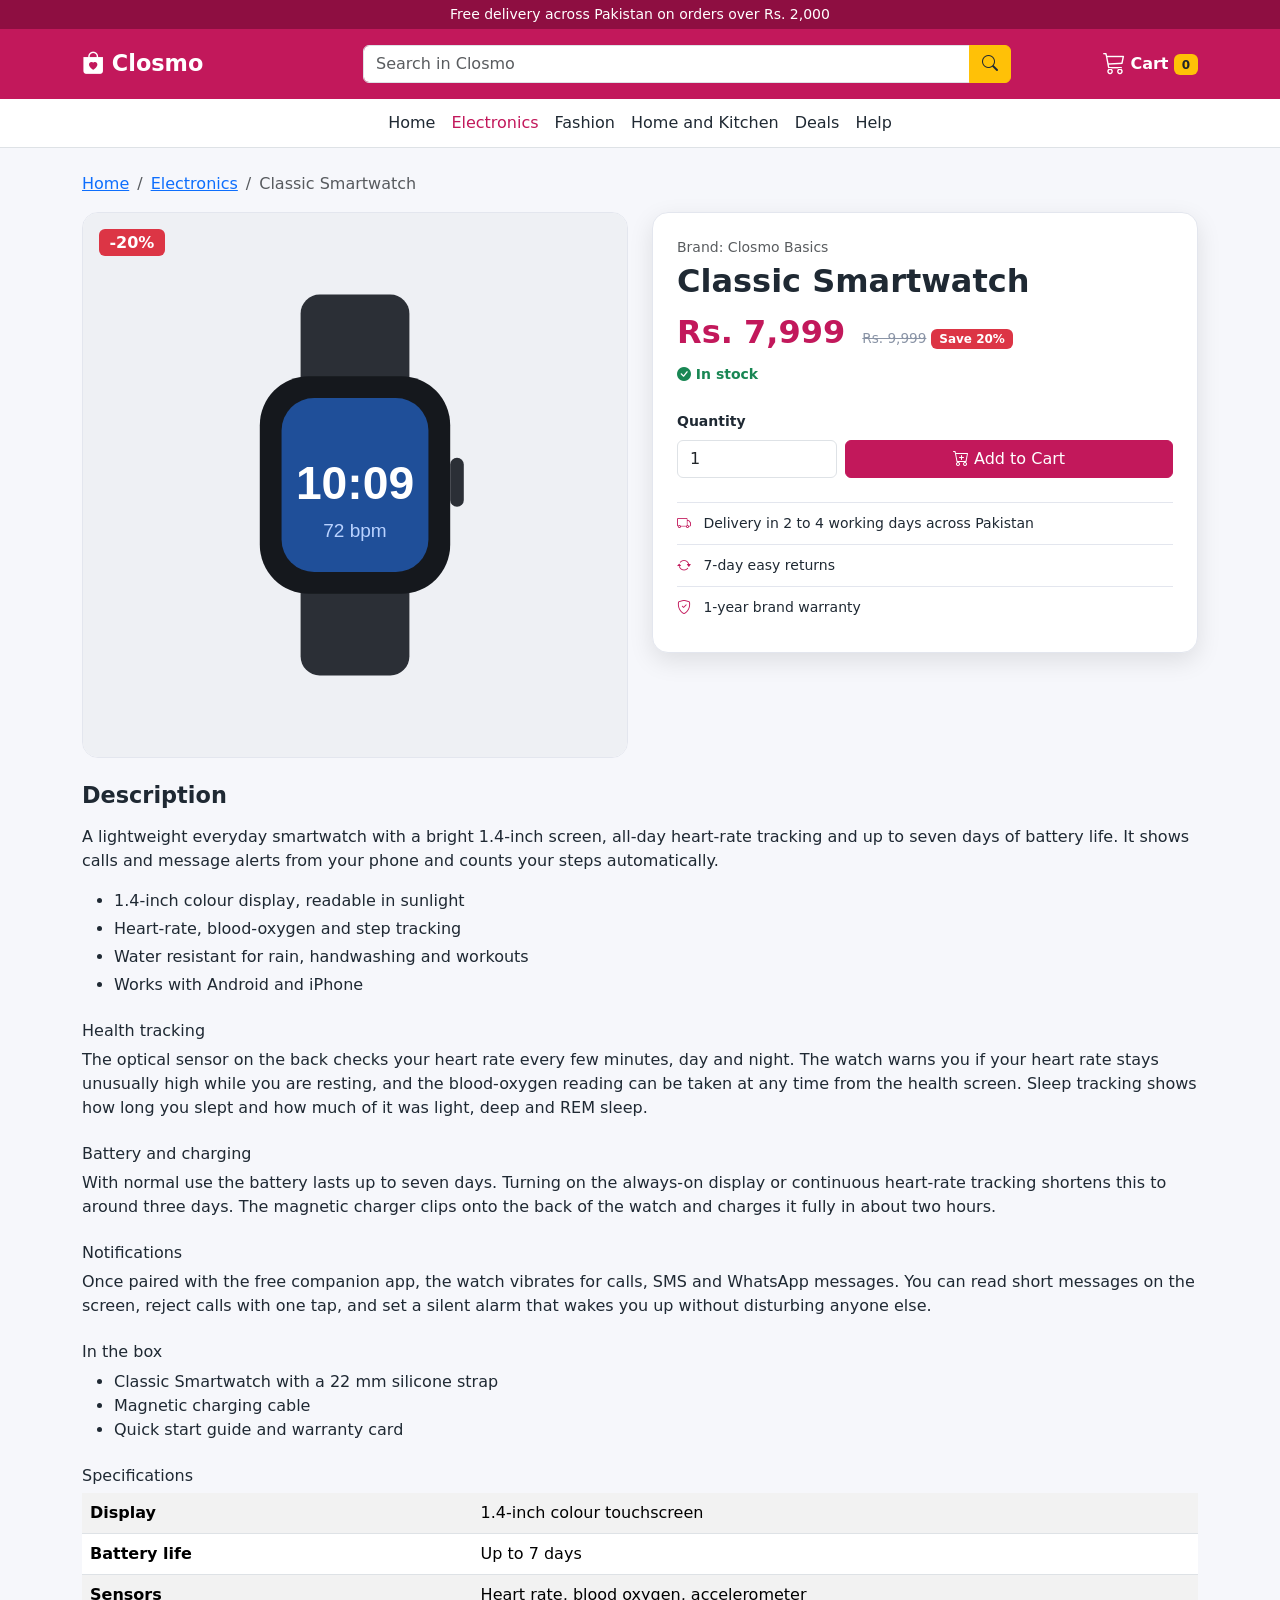
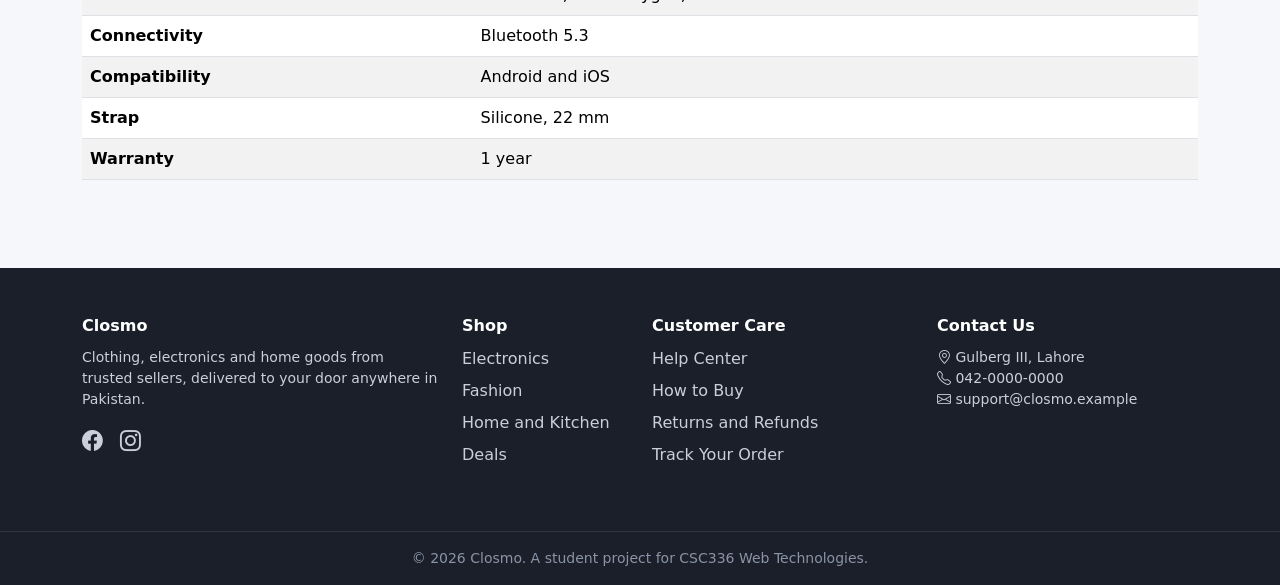
<file: midterm/product.html>
<!DOCTYPE html>
<html lang="en">
<head>
    <meta charset="UTF-8">
    <meta name="viewport" content="width=device-width, initial-scale=1.0">
    <meta name="description" content="Classic Smartwatch with heart-rate tracking and 7-day battery. Rs. 7,999 at Closmo.">
    <title>Classic Smartwatch | Closmo</title>
    <link rel="stylesheet" href="https://cdn.jsdelivr.net/npm/bootstrap@5.3.3/dist/css/bootstrap.min.css">
    <link rel="stylesheet" href="https://cdn.jsdelivr.net/npm/bootstrap-icons@1.11.3/font/bootstrap-icons.min.css">
    <link rel="stylesheet" href="styles.css">
</head>
<body>

    <!-- ================= SHARED HEADER (identical on index.html and product.html) ================= -->
    <header>
        <p class="topbar small text-center mb-0 py-1">Free delivery across Pakistan on orders over Rs. 2,000</p>

        <div class="brand-bar">
            <div class="container py-3">
                <div class="row align-items-center g-2">
                    <div class="col-6 col-md-4 col-lg-3">
                        <a class="site-logo" href="index.html">
                            <i class="bi bi-bag-heart-fill" aria-hidden="true"></i> Closmo
                        </a>
                    </div>

                    <div class="col-6 col-md-2 order-md-last text-end">
                        <a class="cart-link" href="#">
                            <i class="bi bi-cart3" aria-hidden="true"></i> Cart
                            <span class="badge bg-warning text-dark">0</span>
                        </a>
                    </div>

                    <div class="col-12 col-md-6 col-lg-7">
                        <form action="index.html" method="get" role="search">
                            <div class="input-group">
                                <input class="form-control" type="search" name="q" placeholder="Search in Closmo" aria-label="Search products">
                                <button class="btn btn-search" type="submit">
                                    <i class="bi bi-search" aria-hidden="true"></i><span class="visually-hidden">Search</span>
                                </button>
                            </div>
                        </form>
                    </div>
                </div>
            </div>
        </div>

        <nav class="navbar navbar-expand bg-white border-bottom py-0" aria-label="Main navigation">
            <div class="container">
                <ul class="navbar-nav category-nav">
                    <li class="nav-item"><a class="nav-link" href="index.html">Home</a></li>
                    <li class="nav-item"><a class="nav-link active" href="index.html#products">Electronics</a></li>
                    <li class="nav-item"><a class="nav-link" href="index.html#products">Fashion</a></li>
                    <li class="nav-item"><a class="nav-link" href="index.html#products">Home and Kitchen</a></li>
                    <li class="nav-item"><a class="nav-link" href="index.html#products">Deals</a></li>
                    <li class="nav-item"><a class="nav-link" href="#site-footer">Help</a></li>
                </ul>
            </div>
        </nav>
    </header>

    <main class="container py-4">

        <nav aria-label="breadcrumb">
            <ol class="breadcrumb">
                <li class="breadcrumb-item"><a href="index.html">Home</a></li>
                <li class="breadcrumb-item"><a href="index.html#products">Electronics</a></li>
                <li class="breadcrumb-item active" aria-current="page">Classic Smartwatch</li>
            </ol>
        </nav>

        <!-- MIDTERM TASK 2: one CSS Grid with three NAMED areas (see .product-layout in styles.css).
             Below 658px (my BP): image, then details, then description, in one column.
             From 658px: image and details side by side, description full width underneath,
             and the details box is sticky 88px from the top. -->
        <div class="product-layout">

            <!-- grid-area: image -->
            <div class="product-image-area">
                <div class="product-image-box">
                    <span class="badge bg-danger position-absolute top-0 start-0 m-3 fs-6">-20%</span>
                    <img src="images/smartwatch.svg" class="img-fluid" alt="Black smartwatch with a blue screen showing the time 10:09" width="600" height="600">
                </div>
            </div>

            <!-- grid-area: details (name, price, quantity, Add to Cart). This is the sticky box. -->
            <div class="product-details">
                <p class="text-muted small mb-1">Brand: Closmo Basics</p>
                <h1 class="product-title">Classic Smartwatch</h1>

                <p class="mb-2">
                    <span class="price price-lg">Rs. 7,999</span>
                    <del class="old-price">Rs. 9,999</del>
                    <span class="badge text-bg-danger align-middle">Save 20%</span>
                </p>
                <p class="text-success fw-semibold small"><i class="bi bi-check-circle-fill" aria-hidden="true"></i> In stock</p>

                <div class="row g-2 align-items-end mt-3">
                    <div class="col-4">
                        <label for="quantity" class="form-label small fw-semibold">Quantity</label>
                        <input type="number" class="form-control" id="quantity" name="quantity" min="1" max="10" value="1">
                    </div>
                    <div class="col-8">
                        <button type="button" class="btn btn-brand w-100 text-nowrap">
                            <i class="bi bi-cart-plus" aria-hidden="true"></i> Add to Cart
                        </button>
                    </div>
                </div>

                <ul class="list-unstyled delivery-info small mt-4 mb-0">
                    <li><i class="bi bi-truck" aria-hidden="true"></i> Delivery in 2 to 4 working days across Pakistan</li>
                    <li><i class="bi bi-arrow-repeat" aria-hidden="true"></i> 7-day easy returns</li>
                    <li><i class="bi bi-shield-check" aria-hidden="true"></i> 1-year brand warranty</li>
                </ul>
            </div>

            <!-- grid-area: description (long on purpose, so the page scrolls and the sticky box can be seen working) -->
            <section class="product-description">
                <h2 class="section-title">Description</h2>
                <p>
                    A lightweight everyday smartwatch with a bright 1.4-inch screen, all-day
                    heart-rate tracking and up to seven days of battery life. It shows calls and
                    message alerts from your phone and counts your steps automatically.
                </p>
                <ul class="feature-list">
                    <li>1.4-inch colour display, readable in sunlight</li>
                    <li>Heart-rate, blood-oxygen and step tracking</li>
                    <li>Water resistant for rain, handwashing and workouts</li>
                    <li>Works with Android and iPhone</li>
                </ul>

                <h3 class="h6 mt-4">Health tracking</h3>
                <p>
                    The optical sensor on the back checks your heart rate every few minutes, day and night.
                    The watch warns you if your heart rate stays unusually high while you are resting, and
                    the blood-oxygen reading can be taken at any time from the health screen. Sleep tracking
                    shows how long you slept and how much of it was light, deep and REM sleep.
                </p>

                <h3 class="h6 mt-4">Battery and charging</h3>
                <p>
                    With normal use the battery lasts up to seven days. Turning on the always-on display
                    or continuous heart-rate tracking shortens this to around three days. The magnetic
                    charger clips onto the back of the watch and charges it fully in about two hours.
                </p>

                <h3 class="h6 mt-4">Notifications</h3>
                <p>
                    Once paired with the free companion app, the watch vibrates for calls, SMS and
                    WhatsApp messages. You can read short messages on the screen, reject calls with one
                    tap, and set a silent alarm that wakes you up without disturbing anyone else.
                </p>

                <h3 class="h6 mt-4">In the box</h3>
                <ul>
                    <li>Classic Smartwatch with a 22 mm silicone strap</li>
                    <li>Magnetic charging cable</li>
                    <li>Quick start guide and warranty card</li>
                </ul>

                <h3 class="h6 mt-4">Specifications</h3>
                <div class="table-responsive">
                    <table class="table table-striped spec-table">
                        <tbody>
                            <tr><th scope="row">Display</th><td>1.4-inch colour touchscreen</td></tr>
                            <tr><th scope="row">Battery life</th><td>Up to 7 days</td></tr>
                            <tr><th scope="row">Sensors</th><td>Heart rate, blood oxygen, accelerometer</td></tr>
                            <tr><th scope="row">Connectivity</th><td>Bluetooth 5.3</td></tr>
                            <tr><th scope="row">Compatibility</th><td>Android and iOS</td></tr>
                            <tr><th scope="row">Strap</th><td>Silicone, 22 mm</td></tr>
                            <tr><th scope="row">Warranty</th><td>1 year</td></tr>
                        </tbody>
                    </table>
                </div>
            </section>

        </div>

    </main>

    <!-- ================= SHARED FOOTER (identical on index.html and product.html) ================= -->
    <footer class="site-footer mt-5" id="site-footer">
        <div class="container py-5">
            <div class="row g-4">
                <section class="col-12 col-md-4">
                    <h2 class="footer-heading">Closmo</h2>
                    <p class="small mb-3">Clothing, electronics and home goods from trusted sellers, delivered to your door anywhere in Pakistan.</p>
                    <a class="social-link" href="https://www.facebook.com/" aria-label="Facebook"><i class="bi bi-facebook" aria-hidden="true"></i></a>
                    <a class="social-link" href="https://www.instagram.com/" aria-label="Instagram"><i class="bi bi-instagram" aria-hidden="true"></i></a>
                </section>

                <nav class="col-6 col-md-2" aria-label="Shop links">
                    <h2 class="footer-heading">Shop</h2>
                    <ul class="list-unstyled footer-links">
                        <li><a href="index.html#products">Electronics</a></li>
                        <li><a href="index.html#products">Fashion</a></li>
                        <li><a href="index.html#products">Home and Kitchen</a></li>
                        <li><a href="index.html#products">Deals</a></li>
                    </ul>
                </nav>

                <nav class="col-6 col-md-3" aria-label="Customer care links">
                    <h2 class="footer-heading">Customer Care</h2>
                    <ul class="list-unstyled footer-links">
                        <li><a href="#">Help Center</a></li>
                        <li><a href="#">How to Buy</a></li>
                        <li><a href="#">Returns and Refunds</a></li>
                        <li><a href="#">Track Your Order</a></li>
                    </ul>
                </nav>

                <section class="col-12 col-md-3">
                    <h2 class="footer-heading">Contact Us</h2>
                    <address class="small mb-0">
                        <i class="bi bi-geo-alt" aria-hidden="true"></i> Gulberg III, Lahore<br>
                        <i class="bi bi-telephone" aria-hidden="true"></i> <a href="tel:+924200000000">042-0000-0000</a><br>
                        <i class="bi bi-envelope" aria-hidden="true"></i> <a href="mailto:support@closmo.example">support@closmo.example</a>
                    </address>
                </section>
            </div>
        </div>
        <p class="footer-bottom small text-center mb-0 py-3">&copy; 2026 Closmo. A student project for CSC336 Web Technologies.</p>
    </footer>

</body>
</html>
</file>
<file: assignment-1/styles.css>
/* =========================================================
   Assignment 1 - Personal CV
   Plain CSS only (no framework). Uses the building blocks from
   Lectures 5-6: selectors, the cascade, the box model, display.
   ========================================================= */

/* ---------- 1. Box-sizing reset ----------
   border-box: width/height INCLUDE padding and border,
   so a 300px box with 20px padding stays 300px wide. */
*,
*::before,
*::after {
    box-sizing: border-box;
}

/* ---------- 2. Design tokens (CSS custom properties) ----------
   Colours and spacing are defined once here and reused with var(). */
:root {
    --navy: #1d3557;
    --teal: #457b9d;
    --mint: #a8dadc;
    --page-bg: #f1f5f9;
    --card-bg: #ffffff;
    --text: #1f2933;
    --muted: #5f6b7a;
    --border: #d9e2ec;

    --space-sm: 8px;
    --space-md: 16px;
    --space-lg: 32px;
}

/* ---------- 3. Base ---------- */
body {
    margin: 0;                       /* remove the browser's default 8px margin */
    background-color: var(--page-bg);
    color: var(--text);              /* color and font-family INHERIT into every child */
    font-family: "Segoe UI", Roboto, Helvetica, Arial, sans-serif;
    font-size: 16px;
    line-height: 1.6;
}

h1,
h2,
h3 {
    line-height: 1.25;
    color: var(--navy);
}

a {
    color: var(--teal);
}

a:hover,
a:focus {
    color: var(--navy);
}

/* ---------- 4. Header ---------- */
.site-header {
    background-color: var(--navy);
    color: #ffffff;
    text-align: center;              /* centres the inline content: text and inline-block links */
    padding: var(--space-lg) var(--space-md) var(--space-md);
}

.profile-photo {
    display: block;                  /* an <img> is inline by default; block lets margin auto centre it */
    width: 160px;
    height: 160px;
    margin: 0 auto var(--space-md);  /* top 0, left/right auto (centred), bottom 16px */
    border: 4px solid var(--mint);
    border-radius: 50%;              /* 50% on a square box = a circle */
}

.site-header h1 {
    margin: 0;
    color: #ffffff;
    font-size: 2rem;
}

.tagline {
    margin: var(--space-sm) 0 var(--space-md);
    color: var(--mint);
}

/* Navigation: list items become inline-block so they sit in one row
   but still accept padding and margin on all four sides. */
.nav-list {
    list-style: none;                /* remove bullets */
    margin: 0;
    padding: 0;
}

.nav-list li {
    display: inline-block;
    margin: 4px;
}

.nav-list a {
    display: inline-block;           /* an <a> is inline; inline-block lets padding push the box size */
    padding: 6px 14px;
    border: 1px solid var(--mint);
    border-radius: 20px;
    color: #ffffff;
    text-decoration: none;
}

.nav-list a:hover,
.nav-list a:focus {
    background-color: var(--mint);
    color: var(--navy);
}

/* ---------- 5. Main column and cards ---------- */
main {
    max-width: 860px;                /* never wider than 860px on big screens */
    margin: var(--space-lg) auto;    /* auto left/right margins centre the column */
    padding: 0 var(--space-md);      /* breathing room from the screen edge on phones */
}

/* Every section is a "card": padding inside the border, margin outside it */
.card {
    background-color: var(--card-bg);
    padding: var(--space-lg);
    margin-bottom: var(--space-lg);
    border: 1px solid var(--border);
    border-radius: 12px;
    box-shadow: 0 2px 8px rgba(29, 53, 87, 0.08);
}

.card h2 {
    margin-top: 0;
    padding-bottom: var(--space-sm);
    border-bottom: 3px solid var(--mint);
}

/* ---------- 6. Education table ---------- */
.table-wrap {
    overflow-x: auto;                /* on a very narrow screen the table scrolls instead of breaking the page */
}

table {
    width: 100%;
    border-collapse: collapse;       /* merge neighbouring cell borders into one line */
}

caption {
    text-align: left;
    color: var(--muted);
    font-size: 0.9rem;
    padding-bottom: var(--space-sm);
}

th,
td {
    padding: 10px 12px;
    text-align: left;
    vertical-align: top;
    border-bottom: 1px solid var(--border);
}

th {
    background-color: var(--navy);
    color: #ffffff;
}

tbody tr:nth-child(even) {
    background-color: #f7fafc;       /* zebra stripes make rows easier to follow */
}

/* ---------- 7. Experience entries ---------- */
.entry {
    padding-left: var(--space-md);
    border-left: 4px solid var(--teal);
    margin-bottom: var(--space-lg);
}

.entry:last-child {
    margin-bottom: 0;
}

.entry h3 {
    margin: 0;
}

.entry-meta {
    margin: 2px 0 var(--space-sm);
    color: var(--muted);
    font-style: italic;
}

.entry ul,
.project-list {
    margin: 0;
    padding-left: 20px;
}

.project-list li {
    margin-bottom: var(--space-sm);
}

/* ---------- 8. Skills as "chips" ---------- */
.card h3 {
    margin-bottom: var(--space-sm);
}

.skill-list {
    list-style: none;
    margin: 0 0 var(--space-md);
    padding: 0;
}

.skill-list li {
    display: inline-block;           /* chips flow in a row and wrap onto new lines */
    margin: 0 6px 8px 0;
    padding: 4px 12px;
    background-color: #e8f4f5;
    border: 1px solid var(--mint);
    border-radius: 16px;
    color: var(--navy);
    font-size: 0.9rem;
}

/* ---------- 9. Contact ---------- */
address {
    font-style: normal;              /* browsers italicise <address> by default */
}

.contact-list {
    list-style: none;
    margin: 0;
    padding: 0;
}

.contact-list li {
    padding: var(--space-sm) 0;
    border-bottom: 1px dashed var(--border);
}

.contact-list li:last-child {
    border-bottom: none;
}

/* ---------- 10. Footer ---------- */
.site-footer {
    text-align: center;
    padding: var(--space-md);
    color: var(--muted);
    font-size: 0.9rem;
}

/* ---------- 11. Small screens ---------- */
@media (max-width: 600px) {
    .card {
        padding: var(--space-md);    /* less padding so phones get more room for text */
    }

    .site-header h1 {
        font-size: 1.5rem;
    }
}
</file>
<file: midterm/styles.css>
/* =========================================================
   Assignment 2 - Closmo
   My own CSS on top of Bootstrap 5.3.3. Bootstrap does the grid,
   navbar, cards and spacing; this file adds the brand look.
   Loaded after Bootstrap, so equal-specificity rules here win.
   ========================================================= */

/* Brand colours defined once, reused everywhere with var() */
:root {
    --brand: #c2185b;
    --brand-dark: #8e0e41;
    --accent: #ffc107;
    --ink: #1f2933;
    --footer-bg: #1b1f2a;
}

body {
    background-color: #f6f7fb;
    color: var(--ink);
}

/* ---------- Header ---------- */
.topbar {
    background-color: var(--brand-dark);
    color: #ffffff;
}

.brand-bar {
    background-color: var(--brand);
}

.site-logo {
    color: #ffffff;
    font-size: 1.4rem;
    font-weight: 700;
    text-decoration: none;
    white-space: nowrap;
}

.site-logo:hover {
    color: #ffffff;
}

.btn-search {
    background-color: var(--accent);
    border-color: var(--accent);
    color: var(--ink);
}

.btn-search:hover {
    background-color: #e0a800;
}

.cart-link {
    color: #ffffff;
    font-weight: 600;
    text-decoration: none;
    white-space: nowrap;
}

.cart-link:hover {
    color: #ffffff;
}

.cart-link i {
    font-size: 1.4rem;
    vertical-align: middle;
}

/* Category links under the header.
   Phones: the links stay on one line and the row scrolls sideways
   instead of squashing or wrapping into a mess. */
.category-nav {
    width: 100%;
    overflow-x: auto;
    white-space: nowrap;
}

.category-nav .nav-link {
    padding: 12px 14px;
    color: var(--ink);
    font-weight: 500;
}

.category-nav .nav-link:hover,
.category-nav .nav-link.active {
    color: var(--brand);
}

/* Tablets and up: there is room, so centre the links instead */
@media (min-width: 768px) {
    .category-nav {
        justify-content: center;
    }
}

/* ---------- Hero ---------- */
.hero {
    padding: 40px 32px;
    border-radius: 16px;
    background: linear-gradient(120deg, var(--brand) 0%, #6a1b9a 100%);
    color: #ffffff;
}

.hero-kicker {
    font-weight: 600;
    color: var(--accent);
    text-transform: uppercase;
    letter-spacing: 1px;
}

.hero-title {
    font-size: 2rem;
    font-weight: 700;
    max-width: 640px;
}

.section-title {
    font-size: 1.4rem;
    font-weight: 700;
    margin-bottom: 16px;
}

/* ---------- Category tiles ---------- */
.category-tile {
    display: block;
    padding: 16px 8px;
    border-radius: 12px;
    background-color: #ffffff;
    border: 1px solid #e3e6ee;
    color: var(--ink);
    text-align: center;
    text-decoration: none;
    transition: border-color 0.2s ease, color 0.2s ease;
}

.category-tile i {
    display: block;
    font-size: 1.8rem;
    color: var(--brand);
}

.category-tile span {
    font-size: 0.9rem;
}

.category-tile:hover {
    border-color: var(--brand);
    color: var(--brand);
}

/* ---------- Product cards ---------- */
.product-card {
    border: 1px solid #e3e6ee;
    transition: transform 0.2s ease, box-shadow 0.2s ease;
}

.product-card:hover {
    transform: translateY(-4px);     /* lifts the card without moving its neighbours */
    box-shadow: 0 10px 24px rgba(0, 0, 0, 0.10);
}

.product-card .card-img-top {
    height: auto;
    aspect-ratio: 1 / 1;             /* square images keep every card the same height */
    object-fit: cover;
}

.product-name {
    font-size: 0.95rem;
    font-weight: 600;
    margin-bottom: 6px;
}

.product-name a {
    color: inherit;
    text-decoration: none;
}

.product-name a:hover {
    color: var(--brand);
}

.price {
    color: var(--brand);
    font-weight: 700;
}

/* "Rs. 3,600" must never split across two lines on narrow cards */
.price,
.old-price {
    white-space: nowrap;
}

.price-lg {
    font-size: 2rem;
    margin-right: 8px;
}

.old-price {
    color: #8a94a6;
    font-size: 0.85rem;
    margin-left: 4px;
}

.btn-brand {
    background-color: var(--brand);
    border-color: var(--brand);
    color: #ffffff;
}

.btn-brand:hover,
.btn-brand:focus-visible {
    background-color: var(--brand-dark);
    border-color: var(--brand-dark);
    color: #ffffff;
}

/* ---------- Product detail page ---------- */
.product-image-box {
    position: relative;              /* anchors the absolutely positioned discount badge */
    overflow: hidden;
    border: 1px solid #e3e6ee;
    border-radius: 16px;
    background-color: #ffffff;
}

.product-image-box img {
    display: block;
    width: 100%;
    height: auto;
}

.product-title {
    font-size: 2rem;
    font-weight: 700;
}

.feature-list li {
    margin-bottom: 4px;
}

.delivery-info li {
    padding: 10px 0;
    border-top: 1px solid #e3e6ee;
}

.delivery-info i {
    color: var(--brand);
    margin-right: 8px;
}

.spec-table th {
    width: 35%;
    font-weight: 600;
}

/* ---------- Footer ---------- */
.site-footer {
    background-color: var(--footer-bg);
    color: #c9cfdb;
}

.footer-heading {
    font-size: 1rem;
    font-weight: 700;
    color: #ffffff;
    margin-bottom: 12px;
}

.site-footer a {
    color: #c9cfdb;
    text-decoration: none;
}

.site-footer a:hover {
    color: #ffffff;
}

/* A long email address has no spaces, so it can't wrap and would stick out of
   its narrow column on tablets. overflow-wrap: anywhere lets it break. */
.site-footer address a {
    overflow-wrap: anywhere;
}

.footer-links li {
    margin-bottom: 8px;
}

.social-link {
    display: inline-block;
    font-size: 1.3rem;
    margin-right: 12px;
}

.footer-bottom {
    border-top: 1px solid #2e3444;
    color: #8a94a6;
}

/* =========================================================
   MIDTERM - my numbers (roll FA24-BCS-058)
   N = 58, BP = 600 + 58 = 658px, H = (58 x 7) mod 360 = 46,
   K = (58 mod 3) + 3 = 4
   ========================================================= */
:root {
    --accent-h: hsl(46, 70%, 45%);   /* accent colour from my H */
}

/* ---------- TASK 1: CSS-only category filter ---------- */

/* The radio buttons sit in a row; flex-wrap lets them drop to a new line on phones */
.filter-bar {
    display: flex;
    flex-wrap: wrap;
    gap: 8px;
}

/* Hide the round radio dot. The <label for="..."> is what the user clicks,
   and clicking a label checks its radio. opacity: 0 (not display: none)
   keeps the radio usable with the keyboard. */
.filter-bar input {
    position: absolute;
    opacity: 0;
}

/* Each label looks like a pill-shaped button */
.filter-bar label {
    padding: 6px 16px;
    border: 2px solid var(--accent-h);
    border-radius: 20px;
    background-color: #ffffff;
    font-weight: 600;
    cursor: pointer;
}

/* The SELECTED filter: input:checked + label means
   "the label that comes straight after a checked radio" */
.filter-bar input:checked + label {
    background-color: var(--accent-h);
    color: var(--ink);
}

/* Keyboard users can see which filter has focus */
.filter-bar input:focus-visible + label {
    outline: 2px solid var(--ink);
    outline-offset: 2px;
}

/* THE FILTER ITSELF. Read the first line as:
   "if #products HAS a checked #cat-electronics radio, hide every
   .product-item that is NOT .cat-electronics".
   display: none removes the column completely, so Bootstrap's flex row
   moves the remaining cards up and no empty gaps are left. */
#products:has(#cat-electronics:checked) .product-item:not(.cat-electronics),
#products:has(#cat-fashion:checked) .product-item:not(.cat-fashion),
#products:has(#cat-accessories:checked) .product-item:not(.cat-accessories),
#products:has(#cat-home:checked) .product-item:not(.cat-home) {
    display: none;
}

/* ---------- TASK 2: product page grid with named areas + sticky details ---------- */

/* Phones (below 658px): ONE column. Each string in grid-template-areas is one
   row, so the order is image, then details, then description. */
.product-layout {
    display: grid;
    gap: 24px;
    grid-template-areas:
        "image"
        "details"
        "description";
}

/* Put each box into its named area */
.product-image-area  { grid-area: image; }
.product-details     { grid-area: details; }
.product-description { grid-area: description; }

/* The details box looks like a card */
.product-details {
    padding: 24px;
    background-color: #ffffff;
    border: 1px solid #e3e6ee;
    border-radius: 16px;
}

/* From my BP (658px) and wider: TWO columns.
   Row 1 = image and details side by side, row 2 = description across both columns. */
@media (min-width: 658px) {
    .product-layout {
        grid-template-columns: 1fr 1fr;
        grid-template-areas:
            "image       details"
            "description description";
        align-items: start;          /* boxes keep their own height instead of stretching */
    }

    .product-details {
        position: sticky;            /* normal position, until scrolling would push it off screen */
        top: 88px;                   /* (58 mod 40) + 70 = 88px from the top of the viewport */
        z-index: 1;                  /* stays above the description text while it scrolls past */
        box-shadow: 0 8px 24px rgba(0, 0, 0, 0.10);
    }
}

/* ---------- TASK 3: styles for the parts added by JavaScript ---------- */
.search-box {
    max-width: 320px;
}

/* "Premium" label that script.js adds to products above Rs. 5,800 */
.premium-label {
    align-self: flex-start;          /* card-body is a flex column; this stops the label stretching */
    margin-bottom: 6px;
    padding: 2px 10px;
    border-radius: 10px;
    background-color: var(--accent-h);
    color: var(--ink);
    font-size: 0.75rem;
    font-weight: 700;
}

/* "No products found" message */
.no-results {
    padding: 40px 16px;
    border: 2px dashed var(--accent-h);
    border-radius: 12px;
    text-align: center;
    font-size: 1.1rem;
    font-weight: 600;
}
</file>
<file: assignment-2/styles.css>
/* =========================================================
   Assignment 2 - Closmo
   My own CSS on top of Bootstrap 5.3.3. Bootstrap does the grid,
   navbar, cards and spacing; this file adds the brand look.
   Loaded after Bootstrap, so equal-specificity rules here win.
   ========================================================= */

/* Brand colours defined once, reused everywhere with var() */
:root {
    --brand: #c2185b;
    --brand-dark: #8e0e41;
    --accent: #ffc107;
    --ink: #1f2933;
    --footer-bg: #1b1f2a;
}

body {
    background-color: #f6f7fb;
    color: var(--ink);
}

/* ---------- Header ---------- */
.topbar {
    background-color: var(--brand-dark);
    color: #ffffff;
}

.brand-bar {
    background-color: var(--brand);
}

.site-logo {
    color: #ffffff;
    font-size: 1.4rem;
    font-weight: 700;
    text-decoration: none;
    white-space: nowrap;
}

.site-logo:hover {
    color: #ffffff;
}

.btn-search {
    background-color: var(--accent);
    border-color: var(--accent);
    color: var(--ink);
}

.btn-search:hover {
    background-color: #e0a800;
}

.cart-link {
    color: #ffffff;
    font-weight: 600;
    text-decoration: none;
    white-space: nowrap;
}

.cart-link:hover {
    color: #ffffff;
}

.cart-link i {
    font-size: 1.4rem;
    vertical-align: middle;
}

/* Category links under the header.
   Phones: the links stay on one line and the row scrolls sideways
   instead of squashing or wrapping into a mess. */
.category-nav {
    width: 100%;
    overflow-x: auto;
    white-space: nowrap;
}

.category-nav .nav-link {
    padding: 12px 14px;
    color: var(--ink);
    font-weight: 500;
}

.category-nav .nav-link:hover,
.category-nav .nav-link.active {
    color: var(--brand);
}

/* Tablets and up: there is room, so centre the links instead */
@media (min-width: 768px) {
    .category-nav {
        justify-content: center;
    }
}

/* ---------- Hero ---------- */
.hero {
    padding: 40px 32px;
    border-radius: 16px;
    background: linear-gradient(120deg, var(--brand) 0%, #6a1b9a 100%);
    color: #ffffff;
}

.hero-kicker {
    font-weight: 600;
    color: var(--accent);
    text-transform: uppercase;
    letter-spacing: 1px;
}

.hero-title {
    font-size: 2rem;
    font-weight: 700;
    max-width: 640px;
}

.section-title {
    font-size: 1.4rem;
    font-weight: 700;
    margin-bottom: 16px;
}

/* ---------- Category tiles ---------- */
.category-tile {
    display: block;
    padding: 16px 8px;
    border-radius: 12px;
    background-color: #ffffff;
    border: 1px solid #e3e6ee;
    color: var(--ink);
    text-align: center;
    text-decoration: none;
    transition: border-color 0.2s ease, color 0.2s ease;
}

.category-tile i {
    display: block;
    font-size: 1.8rem;
    color: var(--brand);
}

.category-tile span {
    font-size: 0.9rem;
}

.category-tile:hover {
    border-color: var(--brand);
    color: var(--brand);
}

/* ---------- Product cards ---------- */
.product-card {
    border: 1px solid #e3e6ee;
    transition: transform 0.2s ease, box-shadow 0.2s ease;
}

.product-card:hover {
    transform: translateY(-4px);     /* lifts the card without moving its neighbours */
    box-shadow: 0 10px 24px rgba(0, 0, 0, 0.10);
}

.product-card .card-img-top {
    height: auto;
    aspect-ratio: 1 / 1;             /* square images keep every card the same height */
    object-fit: cover;
}

.product-name {
    font-size: 0.95rem;
    font-weight: 600;
    margin-bottom: 6px;
}

.product-name a {
    color: inherit;
    text-decoration: none;
}

.product-name a:hover {
    color: var(--brand);
}

.price {
    color: var(--brand);
    font-weight: 700;
}

/* "Rs. 3,600" must never split across two lines on narrow cards */
.price,
.old-price {
    white-space: nowrap;
}

.price-lg {
    font-size: 2rem;
    margin-right: 8px;
}

.old-price {
    color: #8a94a6;
    font-size: 0.85rem;
    margin-left: 4px;
}

.btn-brand {
    background-color: var(--brand);
    border-color: var(--brand);
    color: #ffffff;
}

.btn-brand:hover,
.btn-brand:focus-visible {
    background-color: var(--brand-dark);
    border-color: var(--brand-dark);
    color: #ffffff;
}

/* ---------- Product detail page ---------- */
.product-image-box {
    position: relative;              /* anchors the absolutely positioned discount badge */
    overflow: hidden;
    border: 1px solid #e3e6ee;
    border-radius: 16px;
    background-color: #ffffff;
}

.product-image-box img {
    display: block;
    width: 100%;
    height: auto;
}

.product-title {
    font-size: 2rem;
    font-weight: 700;
}

.feature-list li {
    margin-bottom: 4px;
}

.delivery-info li {
    padding: 10px 0;
    border-top: 1px solid #e3e6ee;
}

.delivery-info i {
    color: var(--brand);
    margin-right: 8px;
}

.spec-table th {
    width: 35%;
    font-weight: 600;
}

/* ---------- Footer ---------- */
.site-footer {
    background-color: var(--footer-bg);
    color: #c9cfdb;
}

.footer-heading {
    font-size: 1rem;
    font-weight: 700;
    color: #ffffff;
    margin-bottom: 12px;
}

.site-footer a {
    color: #c9cfdb;
    text-decoration: none;
}

.site-footer a:hover {
    color: #ffffff;
}

/* A long email address has no spaces, so it can't wrap and would stick out of
   its narrow column on tablets. overflow-wrap: anywhere lets it break. */
.site-footer address a {
    overflow-wrap: anywhere;
}

.footer-links li {
    margin-bottom: 8px;
}

.social-link {
    display: inline-block;
    font-size: 1.3rem;
    margin-right: 12px;
}

.footer-bottom {
    border-top: 1px solid #2e3444;
    color: #8a94a6;
}
</file>
